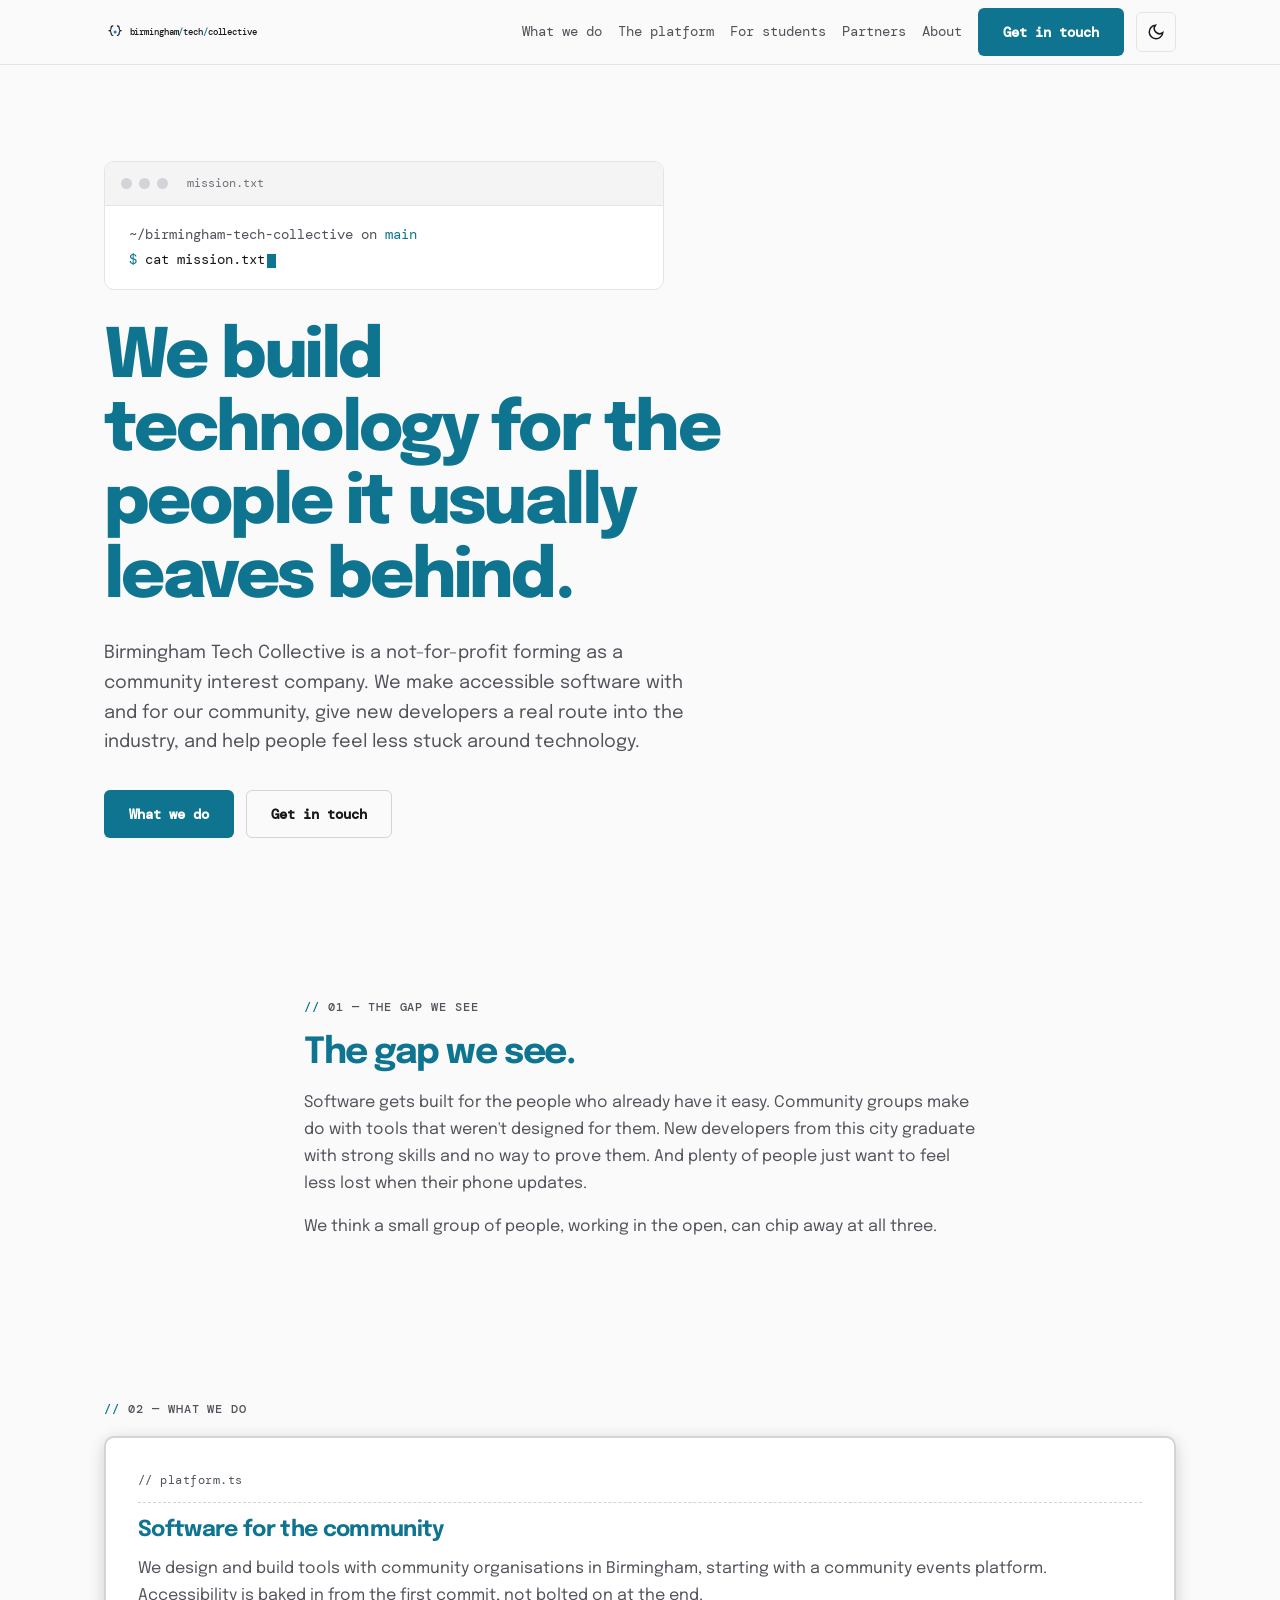
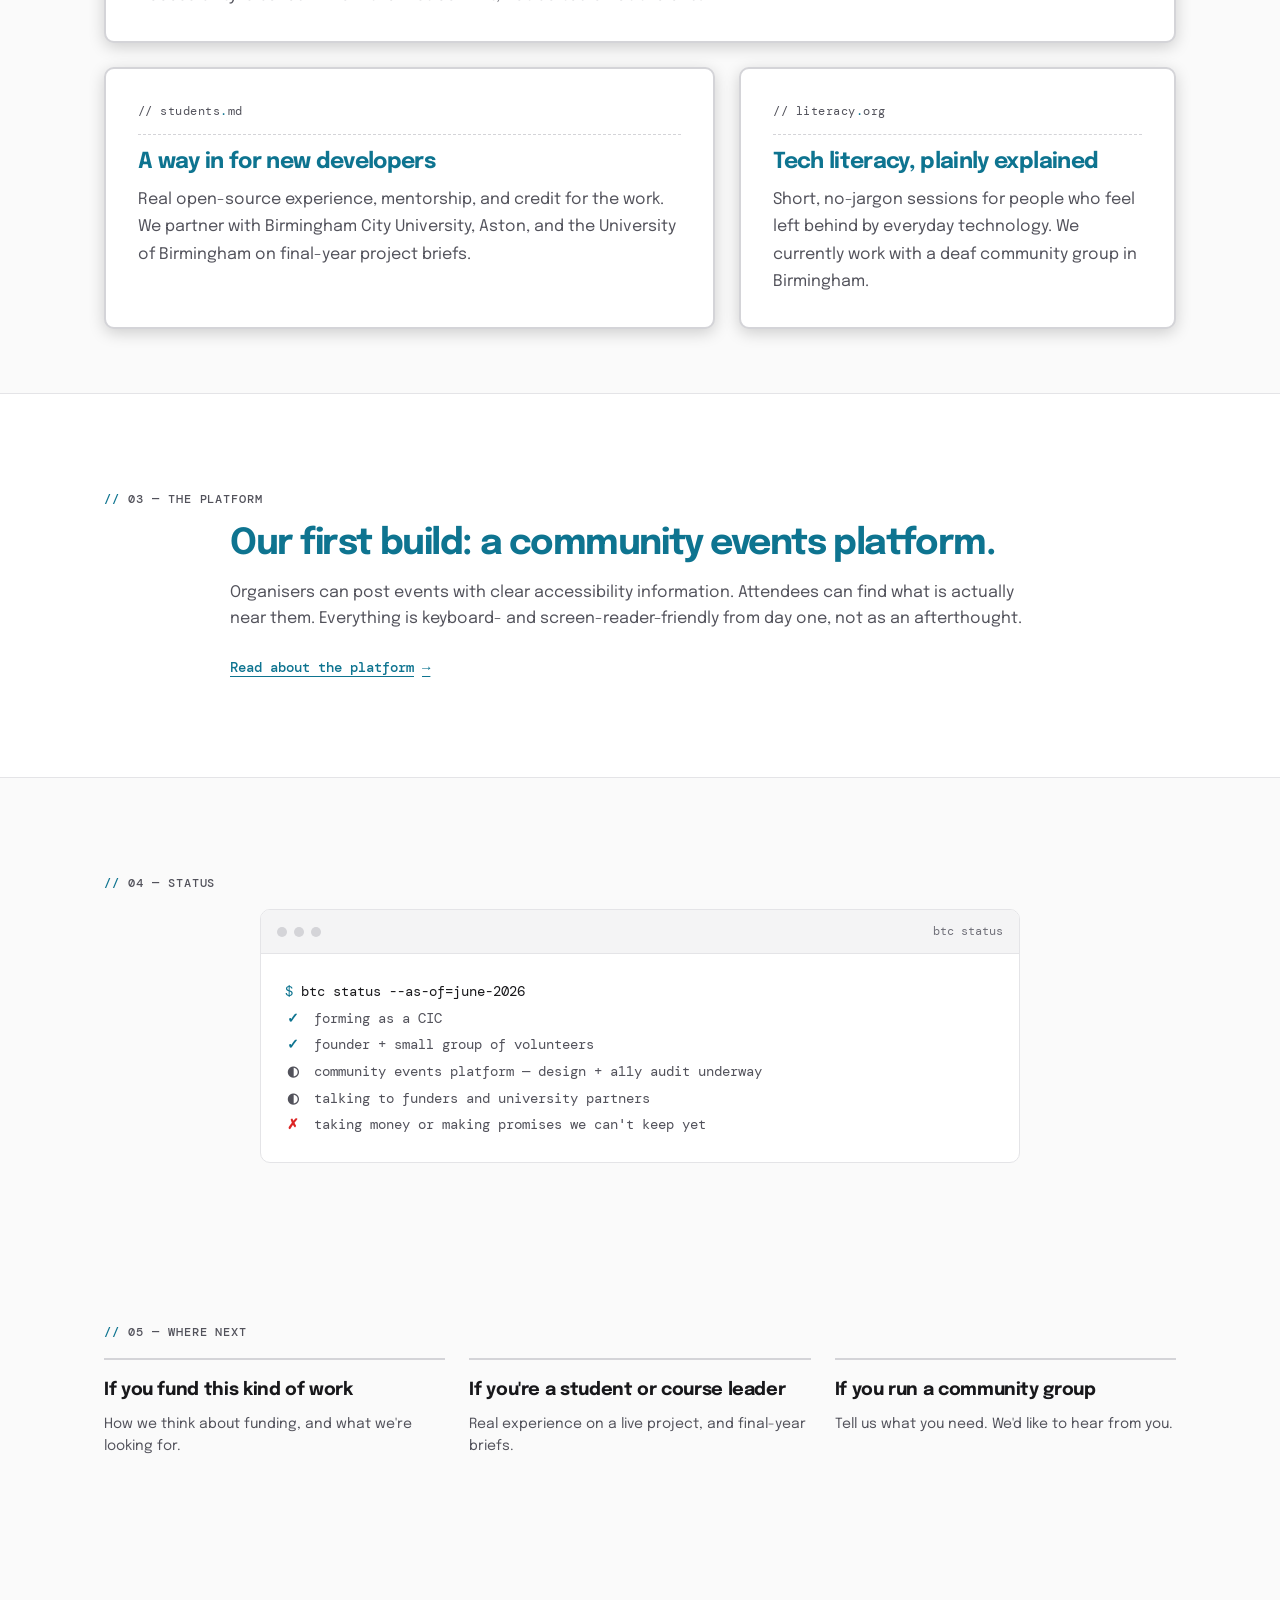
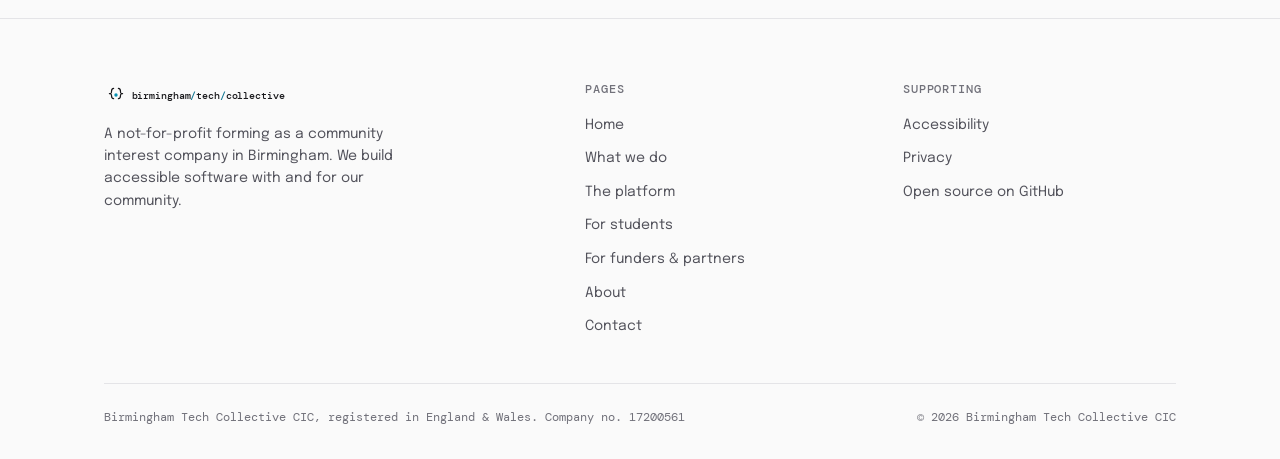
<file: index.html>
<!doctype html>
<html lang="en-GB">
<head>
  <meta charset="utf-8">
  <meta name="viewport" content="width=device-width, initial-scale=1">
  <title>Birmingham Tech Collective — accessible software, built with the community</title>
  <meta name="description" content="Birmingham Tech Collective is a not-for-profit forming as a CIC. We build accessible software with our community, train new developers, and help people feel less stuck around technology.">
  <meta property="og:title" content="Birmingham Tech Collective — accessible software, built with the community">
  <meta property="og:description" content="Birmingham Tech Collective is a not-for-profit forming as a CIC. We build accessible software with our community, train new developers, and teach tech literacy plainly.">
  <meta property="og:type" content="website">
  <meta property="og:url" content="https://birminghamtech.collective/index.html">
  <link rel="icon" href="./assets/favicon.svg" type="image/svg+xml">
  <link rel="preconnect" href="https://fonts.googleapis.com">
  <link rel="preconnect" href="https://fonts.gstatic.com" crossorigin>
  <link href="https://fonts.googleapis.com/css2?family=Epilogue:ital,wght@0,300;0,400;0,500;0,600;0,700;0,800;1,400&family=DM+Mono:ital,wght@0,300;0,400;0,500;1,400&display=swap" rel="stylesheet">
  <link rel="stylesheet" href="./base.css">
  <link rel="stylesheet" href="./style.css">
</head>
<body>
  <a href="#main" class="skip-link">Skip to content</a>
  <a href="#" class="konami-key" data-konami-activate>↑↑↓↓←→←→ B A — unlock dev mode</a>
  <div id="konami-live" class="sr-only" role="status" aria-live="polite"></div>
  <header class="site-header">
    <div class="container header-inner">
      <a class="brand" href="./index.html" aria-label="Birmingham Tech Collective, home" aria-current="page"><svg viewBox="0 0 360 40" fill="none" role="img" aria-label="birmingham/tech/collective">
        <path d="M16 9c-3.5 0-3.5 2.6-3.5 5.2 0 2.6 0 3.4-3.5 3.4 3.5 0 3.5.8 3.5 3.4 0 2.6 0 5.2 3.5 5.2" stroke="currentColor" stroke-width="2" stroke-linecap="round" stroke-linejoin="round" fill="none"/>
        <path d="M24 9c3.5 0 3.5 2.6 3.5 5.2 0 2.6 0 3.4 3.5 3.4-3.5 0-3.5.8-3.5 3.4 0 2.6 0 5.2-3.5 5.2" stroke="currentColor" stroke-width="2" stroke-linecap="round" stroke-linejoin="round" fill="none"/>
        <circle class="dot" cx="20" cy="20" r="2.8"/>
        <text x="46" y="26" font-family="'DM Mono', ui-monospace, monospace" font-size="17" font-weight="500" letter-spacing="-0.2"><tspan fill="currentColor">birmingham</tspan><tspan class="slash">/</tspan><tspan fill="currentColor">tech</tspan><tspan class="slash">/</tspan><tspan fill="currentColor">collective</tspan></text>
      </svg></a>
      <nav class="nav-primary" aria-label="Primary">
        <ul><li><a class="nav-link" href="./what-we-do.html">What we do</a></li><li><a class="nav-link" href="./the-platform.html">The platform</a></li><li><a class="nav-link" href="./for-students.html">For students</a></li><li><a class="nav-link" href="./for-funders.html">Partners</a></li><li><a class="nav-link" href="./about.html">About</a></li></ul>
      </nav>
      <div class="header-actions">
        <a class="btn btn-primary" href="./contact.html" aria-label="Contact">Get in touch</a>
        <button class="icon-btn theme-toggle" data-theme-toggle type="button" aria-label="Switch to light mode"></button>
        <button class="icon-btn hamburger" type="button" aria-expanded="false" aria-controls="mobile-nav" aria-label="Open menu">
          <svg width="22" height="22" viewBox="0 0 24 24" fill="none" stroke="currentColor" stroke-width="2" aria-hidden="true"><line x1="3" y1="6" x2="21" y2="6"/><line x1="3" y1="12" x2="21" y2="12"/><line x1="3" y1="18" x2="21" y2="18"/></svg>
        </button>
      </div>
    </div>
  </header>
  <div class="mobile-nav" id="mobile-nav" data-open="false">
      <div class="mobile-nav__backdrop"></div>
      <div class="mobile-nav__panel">
        <div class="mobile-nav__top">
          <button class="icon-btn" type="button" data-menu-close aria-label="Close menu">
            <svg width="24" height="24" viewBox="0 0 24 24" fill="none" stroke="currentColor" stroke-width="2" aria-hidden="true"><line x1="18" y1="6" x2="6" y2="18"/><line x1="6" y1="6" x2="18" y2="18"/></svg>
          </button>
        </div>
        <a href="./index.html" aria-current="page">Home</a><a href="./what-we-do.html">What we do</a><a href="./the-platform.html">The platform</a><a href="./for-students.html">For students</a><a href="./for-funders.html">Partners</a><a href="./about.html">About</a>
        <a class="btn btn-primary" href="./contact.html" aria-label="Contact">Get in touch</a>
      </div>
    </div>
  <main id="main">
    <section class="hero">
      <div class="container">
        <div class="terminal" aria-hidden="false">
          <div class="terminal__bar"><span class="dot3"></span><span class="dot3"></span><span class="dot3"></span><span class="fname">mission.txt</span></div>
          <div class="terminal__body">
            <div class="muted">~/birmingham-tech-collective on <span class="prompt">main</span></div>
            <div><span class="prompt">$</span> <span class="cmd">cat mission.txt</span><span class="caret" aria-hidden="true"></span></div>
            <div id="greet-line"></div>
          </div>
        </div>
        <h1 class="reveal">We build technology for the people it usually leaves behind.</h1>
        <p class="lead reveal">Birmingham Tech Collective is a not-for-profit forming as a community interest company. We make accessible software with and for our community, give new developers a real route into the industry, and help people feel less stuck around technology.</p>
        <div class="hero-actions reveal">
          <a class="btn btn-primary" href="./what-we-do.html">What we do</a>
          <a class="btn btn-secondary" href="./contact.html" aria-label="Contact">Get in touch</a>
        </div>
      </div>
    </section>

    <section class="section">
      <div class="measure-narrow">
        <p class="eyebrow"><span class="gt">//</span> 01 — the gap we see</p>
        <h2>The gap we see.</h2>
        <div class="prose">
          <p>Software gets built for the people who already have it easy. Community groups make do with tools that weren't designed for them. New developers from this city graduate with strong skills and no way to prove them. And plenty of people just want to feel less lost when their phone updates.</p>
          <p>We think a small group of people, working in the open, can chip away at all three.</p>
        </div>
      </div>
    </section>

    <section class="section-tight">
      <div class="container">
        <p class="eyebrow"><span class="gt">//</span> 02 — what we do</p>
        <ul class="mission-grid" role="list">
          <li class="card card--lead reveal">
            <p class="card__file">// platform<span class="slash">.</span>ts</p>
            <h3>Software for the community</h3>
            <p>We design and build tools with community organisations in Birmingham, starting with a community events platform. Accessibility is baked in from the first commit, not bolted on at the end.</p>
          </li>
          <li class="card reveal">
            <p class="card__file">// students<span class="slash">.</span>md</p>
            <h3>A way in for new developers</h3>
            <p>Real open-source experience, mentorship, and credit for the work. We partner with Birmingham City University, Aston, and the University of Birmingham on final-year project briefs.</p>
          </li>
          <li class="card reveal">
            <p class="card__file">// literacy<span class="slash">.</span>org</p>
            <h3>Tech literacy, plainly explained</h3>
            <p>Short, no-jargon sessions for people who feel left behind by everyday technology. We currently work with a deaf community group in Birmingham.</p>
          </li>
        </ul>
      </div>
    </section>

    <section class="section surface-band">
      <div class="container">
        <p class="eyebrow"><span class="gt">//</span> 03 — the platform</p>
        <div class="spotlight reveal">
          <div>
            <h2>Our first build: a community events platform.</h2>
            <p>Organisers can post events with clear accessibility information. Attendees can find what is actually near them. Everything is keyboard- and screen-reader-friendly from day one, not as an afterthought.</p>
            <a class="arrow-link" href="./the-platform.html">Read about the platform <span aria-hidden="true">&rarr;</span></a>
          </div>
        </div>
      </div>
    </section>

    <section class="section">
      <div class="container">
        <p class="eyebrow"><span class="gt">//</span> 04 — status</p>
        <div class="cli-block">
          <div class="cli-block__bar"><span class="dot3"></span><span class="dot3"></span><span class="dot3"></span><span style="margin-left:auto">btc status</span></div>
          <div class="cli-block__body">
            <div><span class="prompt">$</span> <span class="cmd">btc status --as-of=june-2026</span></div>
            <div class="cli-row"><span class="sym sym-ok">&#10003;</span><span>forming as a CIC</span></div>
            <div class="cli-row"><span class="sym sym-ok">&#10003;</span><span>founder + small group of volunteers</span></div>
            <div class="cli-row"><span class="sym sym-prog">&#9680;</span><span>community events platform — design + a11y audit underway</span></div>
            <div class="cli-row"><span class="sym sym-prog">&#9680;</span><span>talking to funders and university partners</span></div>
            <div class="cli-row"><span class="sym sym-no">&#10007;</span><span>taking money or making promises we can't keep yet</span></div>
          </div>
        </div>
      </div>
    </section>

    <section class="section-tight">
      <div class="container">
        <p class="eyebrow"><span class="gt">//</span> 05 — where next</p>
        <div class="routes">
          <div class="route">
            <a class="route-link" href="./for-funders.html">If you fund this kind of work</a>
            <p>How we think about funding, and what we're looking for.</p>
          </div>
          <div class="route">
            <a class="route-link" href="./for-students.html">If you're a student or course leader</a>
            <p>Real experience on a live project, and final-year briefs.</p>
          </div>
          <div class="route">
            <a class="route-link" href="./contact.html">If you run a community group</a>
            <p>Tell us what you need. We'd like to hear from you.</p>
          </div>
        </div>
      </div>
    </section>
  </main>
  <footer class="site-footer">
    <div class="container">
      <div class="footer-top">
        <div class="footer-brand">
          <svg viewBox="0 0 360 40" fill="none" role="img" aria-label="birmingham/tech/collective"><path d="M16 9c-3.5 0-3.5 2.6-3.5 5.2 0 2.6 0 3.4-3.5 3.4 3.5 0 3.5.8 3.5 3.4 0 2.6 0 5.2 3.5 5.2" stroke="currentColor" stroke-width="2" stroke-linecap="round" stroke-linejoin="round" fill="none"/><path d="M24 9c3.5 0 3.5 2.6 3.5 5.2 0 2.6 0 3.4 3.5 3.4-3.5 0-3.5.8-3.5 3.4 0 2.6 0 5.2-3.5 5.2" stroke="currentColor" stroke-width="2" stroke-linecap="round" stroke-linejoin="round" fill="none"/><circle class="dot" cx="20" cy="20" r="2.8"/><text x="46" y="26" font-family="'DM Mono', ui-monospace, monospace" font-size="16" font-weight="500" letter-spacing="-0.2"><tspan fill="currentColor">birmingham</tspan><tspan class="slash">/</tspan><tspan fill="currentColor">tech</tspan><tspan class="slash">/</tspan><tspan fill="currentColor">collective</tspan></text></svg>
          <p class="footer-desc">A not-for-profit forming as a community interest company in Birmingham. We build accessible software with and for our community.</p>
        </div>
        <nav class="footer-col" aria-label="Pages">
          <h2>Pages</h2>
          <ul>
            <li><a href="./index.html">Home</a></li>
            <li><a href="./what-we-do.html">What we do</a></li>
            <li><a href="./the-platform.html">The platform</a></li>
            <li><a href="./for-students.html">For students</a></li>
            <li><a href="./for-funders.html">For funders &amp; partners</a></li>
            <li><a href="./about.html">About</a></li>
            <li><a href="./contact.html">Contact</a></li>
          </ul>
        </nav>
        <nav class="footer-col" aria-label="Supporting">
          <h2>Supporting</h2>
          <ul>
            <li><a href="./accessibility.html">Accessibility</a></li>
            <li><a href="./privacy.html">Privacy</a></li>
            <li><a href="https://github.com/birmingham-tech-collective" target="_blank" rel="noopener noreferrer">Open source on GitHub</a></li>
          </ul>
        </nav>
      </div>
      <div class="footer-bottom">
        <p>Birmingham Tech Collective CIC, registered in England &amp; Wales. Company no. 17200561</p>
        <p>&copy; 2026 Birmingham Tech Collective CIC</p>
      </div>
    </div>
  </footer>
  <div id="konami-toast" class="konami-toast" data-open="false" role="status">
    <span>🟢 dev mode unlocked — <a href="https://github.com/birmingham-tech-collective" target="_blank" rel="noopener noreferrer">open source on github →</a></span>
    <button class="close" type="button" aria-label="Dismiss notification">
      <svg width="14" height="14" viewBox="0 0 24 24" fill="none" stroke="currentColor" stroke-width="2.4" aria-hidden="true"><line x1="18" y1="6" x2="6" y2="18"/><line x1="6" y1="6" x2="18" y2="18"/></svg>
    </button>
  </div>
  <script src="./app.js" defer></script>
</body>
</html>
</file>
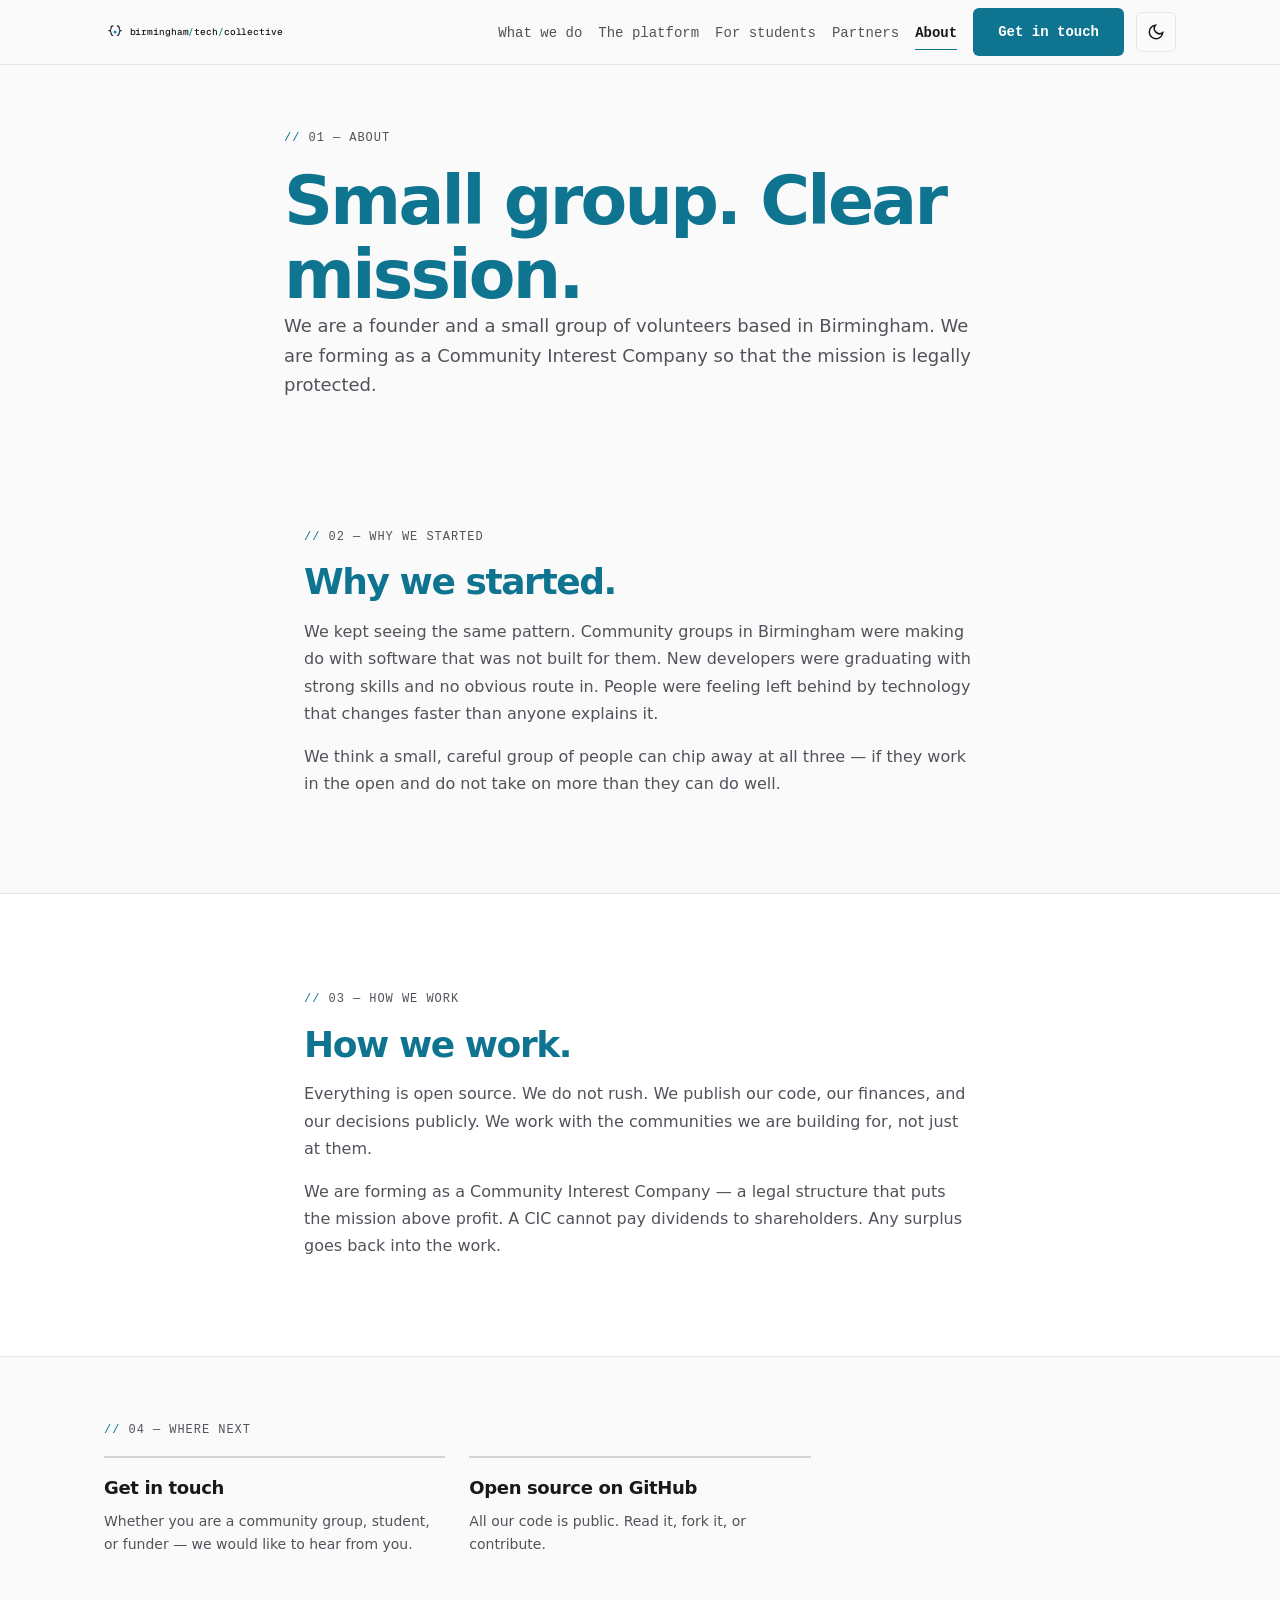
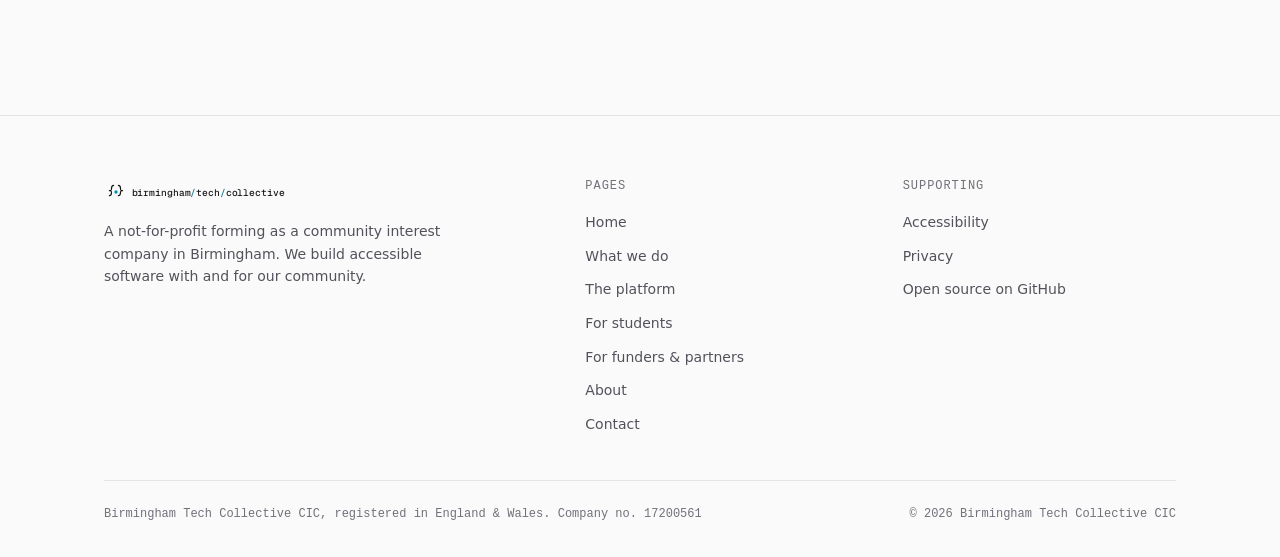
<file: about.html>
<!doctype html>
<html lang="en-GB">
<head>
  <meta charset="utf-8">
  <meta name="viewport" content="width=device-width, initial-scale=1">
  <title>About — Birmingham Tech Collective</title>
  <meta name="description" content="Who we are, why we started, and how we work. Birmingham Tech Collective is a small group of volunteers forming as a Community Interest Company.">
  <meta property="og:title" content="About — Birmingham Tech Collective">
  <meta property="og:description" content="Who we are, why we started, and how we work. Birmingham Tech Collective is a small group of volunteers forming as a Community Interest Company.">
  <meta property="og:type" content="website">
  <meta property="og:url" content="https://birminghamtech.collective/about.html">
  <link rel="icon" href="./assets/favicon.svg" type="image/svg+xml">
  <link rel="preconnect" href="https://fonts.googleapis.com">
  <link rel="preconnect" href="https://fonts.gstatic.com" crossorigin>
  <link href="https://fonts.googleapis.com/css2?family=Geist:wght@400;500;600;700;800&family=Geist+Mono:wght@400;500;600&display=swap" rel="stylesheet">
  <link rel="stylesheet" href="./base.css">
  <link rel="stylesheet" href="./style.css">
</head>
<body>
  <a href="#main" class="skip-link">Skip to content</a>
  <a href="#" class="konami-key" data-konami-activate>↑↑↓↓←→←→ B A — unlock dev mode</a>
  <div id="konami-live" class="sr-only" role="status" aria-live="polite"></div>
  <header class="site-header">
    <div class="container header-inner">
      <a class="brand" href="./index.html" aria-label="Birmingham Tech Collective, home"><svg viewBox="0 0 360 40" fill="none" role="img" aria-label="birmingham/tech/collective">
        <path d="M16 9c-3.5 0-3.5 2.6-3.5 5.2 0 2.6 0 3.4-3.5 3.4 3.5 0 3.5.8 3.5 3.4 0 2.6 0 5.2 3.5 5.2" stroke="currentColor" stroke-width="2" stroke-linecap="round" stroke-linejoin="round" fill="none"/>
        <path d="M24 9c3.5 0 3.5 2.6 3.5 5.2 0 2.6 0 3.4 3.5 3.4-3.5 0-3.5.8-3.5 3.4 0 2.6 0 5.2-3.5 5.2" stroke="currentColor" stroke-width="2" stroke-linecap="round" stroke-linejoin="round" fill="none"/>
        <circle class="dot" cx="20" cy="20" r="2.8"/>
        <text x="46" y="26" font-family="'Geist Mono', ui-monospace, monospace" font-size="17" font-weight="500" letter-spacing="-0.2"><tspan fill="currentColor">birmingham</tspan><tspan class="slash">/</tspan><tspan fill="currentColor">tech</tspan><tspan class="slash">/</tspan><tspan fill="currentColor">collective</tspan></text>
      </svg></a>
      <nav class="nav-primary" aria-label="Primary">
        <ul><li><a class="nav-link" href="./what-we-do.html">What we do</a></li><li><a class="nav-link" href="./the-platform.html">The platform</a></li><li><a class="nav-link" href="./for-students.html">For students</a></li><li><a class="nav-link" href="./for-funders.html">Partners</a></li><li><a class="nav-link" href="./about.html" aria-current="page">About</a></li></ul>
      </nav>
      <div class="header-actions">
        <a class="btn btn-primary" href="./contact.html" aria-label="Contact">Get in touch</a>
        <button class="icon-btn theme-toggle" data-theme-toggle type="button" aria-label="Switch to light mode"></button>
        <button class="icon-btn hamburger" type="button" aria-expanded="false" aria-controls="mobile-nav" aria-label="Open menu">
          <svg width="22" height="22" viewBox="0 0 24 24" fill="none" stroke="currentColor" stroke-width="2" aria-hidden="true"><line x1="3" y1="6" x2="21" y2="6"/><line x1="3" y1="12" x2="21" y2="12"/><line x1="3" y1="18" x2="21" y2="18"/></svg>
        </button>
      </div>
    </div>
  </header>
  <div class="mobile-nav" id="mobile-nav" data-open="false">
    <div class="mobile-nav__backdrop"></div>
    <div class="mobile-nav__panel">
      <div class="mobile-nav__top">
        <button class="icon-btn" type="button" data-menu-close aria-label="Close menu">
          <svg width="24" height="24" viewBox="0 0 24 24" fill="none" stroke="currentColor" stroke-width="2" aria-hidden="true"><line x1="18" y1="6" x2="6" y2="18"/><line x1="6" y1="6" x2="18" y2="18"/></svg>
        </button>
      </div>
      <a href="./index.html">Home</a><a href="./what-we-do.html">What we do</a><a href="./the-platform.html">The platform</a><a href="./for-students.html">For students</a><a href="./for-funders.html">Partners</a><a href="./about.html" aria-current="page">About</a>
      <a class="btn btn-primary" href="./contact.html" aria-label="Contact">Get in touch</a>
    </div>
  </div>
  <main id="main">
    <section class="page-head">
      <div class="measure">
        <p class="eyebrow"><span class="gt">//</span> 01 — about</p>
        <h1>Small group. Clear mission.</h1>
        <p class="lead">We are a founder and a small group of volunteers based in Birmingham. We are forming as a Community Interest Company so that the mission is legally protected.</p>
      </div>
    </section>

    <section class="section">
      <div class="measure-narrow">
        <p class="eyebrow"><span class="gt">//</span> 02 — why we started</p>
        <h2>Why we started.</h2>
        <div class="prose">
          <p>We kept seeing the same pattern. Community groups in Birmingham were making do with software that was not built for them. New developers were graduating with strong skills and no obvious route in. People were feeling left behind by technology that changes faster than anyone explains it.</p>
          <p>We think a small, careful group of people can chip away at all three — if they work in the open and do not take on more than they can do well.</p>
        </div>
      </div>
    </section>

    <section class="section surface-band">
      <div class="measure-narrow">
        <p class="eyebrow"><span class="gt">//</span> 03 — how we work</p>
        <h2>How we work.</h2>
        <div class="prose">
          <p>Everything is open source. We do not rush. We publish our code, our finances, and our decisions publicly. We work with the communities we are building for, not just at them.</p>
          <p>We are forming as a Community Interest Company — a legal structure that puts the mission above profit. A CIC cannot pay dividends to shareholders. Any surplus goes back into the work.</p>
        </div>
      </div>
    </section>

    <section class="section-tight">
      <div class="container">
        <p class="eyebrow"><span class="gt">//</span> 04 — where next</p>
        <div class="routes">
          <div class="route">
            <a class="route-link" href="./contact.html">Get in touch</a>
            <p>Whether you are a community group, student, or funder — we would like to hear from you.</p>
          </div>
          <div class="route">
            <a class="route-link" href="https://github.com/birmingham-tech-collective" target="_blank" rel="noopener noreferrer">Open source on GitHub</a>
            <p>All our code is public. Read it, fork it, or contribute.</p>
          </div>
        </div>
      </div>
    </section>
  </main>
  <footer class="site-footer">
    <div class="container">
      <div class="footer-top">
        <div class="footer-brand">
          <svg viewBox="0 0 360 40" fill="none" role="img" aria-label="birmingham/tech/collective"><path d="M16 9c-3.5 0-3.5 2.6-3.5 5.2 0 2.6 0 3.4-3.5 3.4 3.5 0 3.5.8 3.5 3.4 0 2.6 0 5.2-3.5 5.2" stroke="currentColor" stroke-width="2" stroke-linecap="round" stroke-linejoin="round" fill="none"/><path d="M24 9c3.5 0 3.5 2.6 3.5 5.2 0 2.6 0 3.4 3.5 3.4-3.5 0-3.5.8-3.5 3.4 0 2.6 0 5.2-3.5 5.2" stroke="currentColor" stroke-width="2" stroke-linecap="round" stroke-linejoin="round" fill="none"/><circle class="dot" cx="20" cy="20" r="2.8"/><text x="46" y="26" font-family="'Geist Mono', ui-monospace, monospace" font-size="16" font-weight="500" letter-spacing="-0.2"><tspan fill="currentColor">birmingham</tspan><tspan class="slash">/</tspan><tspan fill="currentColor">tech</tspan><tspan class="slash">/</tspan><tspan fill="currentColor">collective</tspan></text></svg>
          <p class="footer-desc">A not-for-profit forming as a community interest company in Birmingham. We build accessible software with and for our community.</p>
        </div>
        <nav class="footer-col" aria-label="Pages">
          <h2>Pages</h2>
          <ul>
            <li><a href="./index.html">Home</a></li>
            <li><a href="./what-we-do.html">What we do</a></li>
            <li><a href="./the-platform.html">The platform</a></li>
            <li><a href="./for-students.html">For students</a></li>
            <li><a href="./for-funders.html">For funders &amp; partners</a></li>
            <li><a href="./about.html">About</a></li>
            <li><a href="./contact.html">Contact</a></li>
          </ul>
        </nav>
        <nav class="footer-col" aria-label="Supporting">
          <h2>Supporting</h2>
          <ul>
            <li><a href="./accessibility.html">Accessibility</a></li>
            <li><a href="./privacy.html">Privacy</a></li>
            <li><a href="https://github.com/birmingham-tech-collective" target="_blank" rel="noopener noreferrer">Open source on GitHub</a></li>
          </ul>
        </nav>
      </div>
      <div class="footer-bottom">
        <p>Birmingham Tech Collective CIC, registered in England &amp; Wales. Company no. 17200561</p>
        <p>&copy; 2026 Birmingham Tech Collective CIC</p>
      </div>
    </div>
  </footer>
  <div id="konami-toast" class="konami-toast" data-open="false" role="status">
    <span>🟢 dev mode unlocked — <a href="https://github.com/birmingham-tech-collective" target="_blank" rel="noopener noreferrer">open source on github →</a></span>
    <button class="close" type="button" aria-label="Dismiss notification">
      <svg width="14" height="14" viewBox="0 0 24 24" fill="none" stroke="currentColor" stroke-width="2.4" aria-hidden="true"><line x1="18" y1="6" x2="6" y2="18"/><line x1="6" y1="6" x2="18" y2="18"/></svg>
    </button>
  </div>
  <script src="./app.js" defer></script>
</body>
</html>
</file>
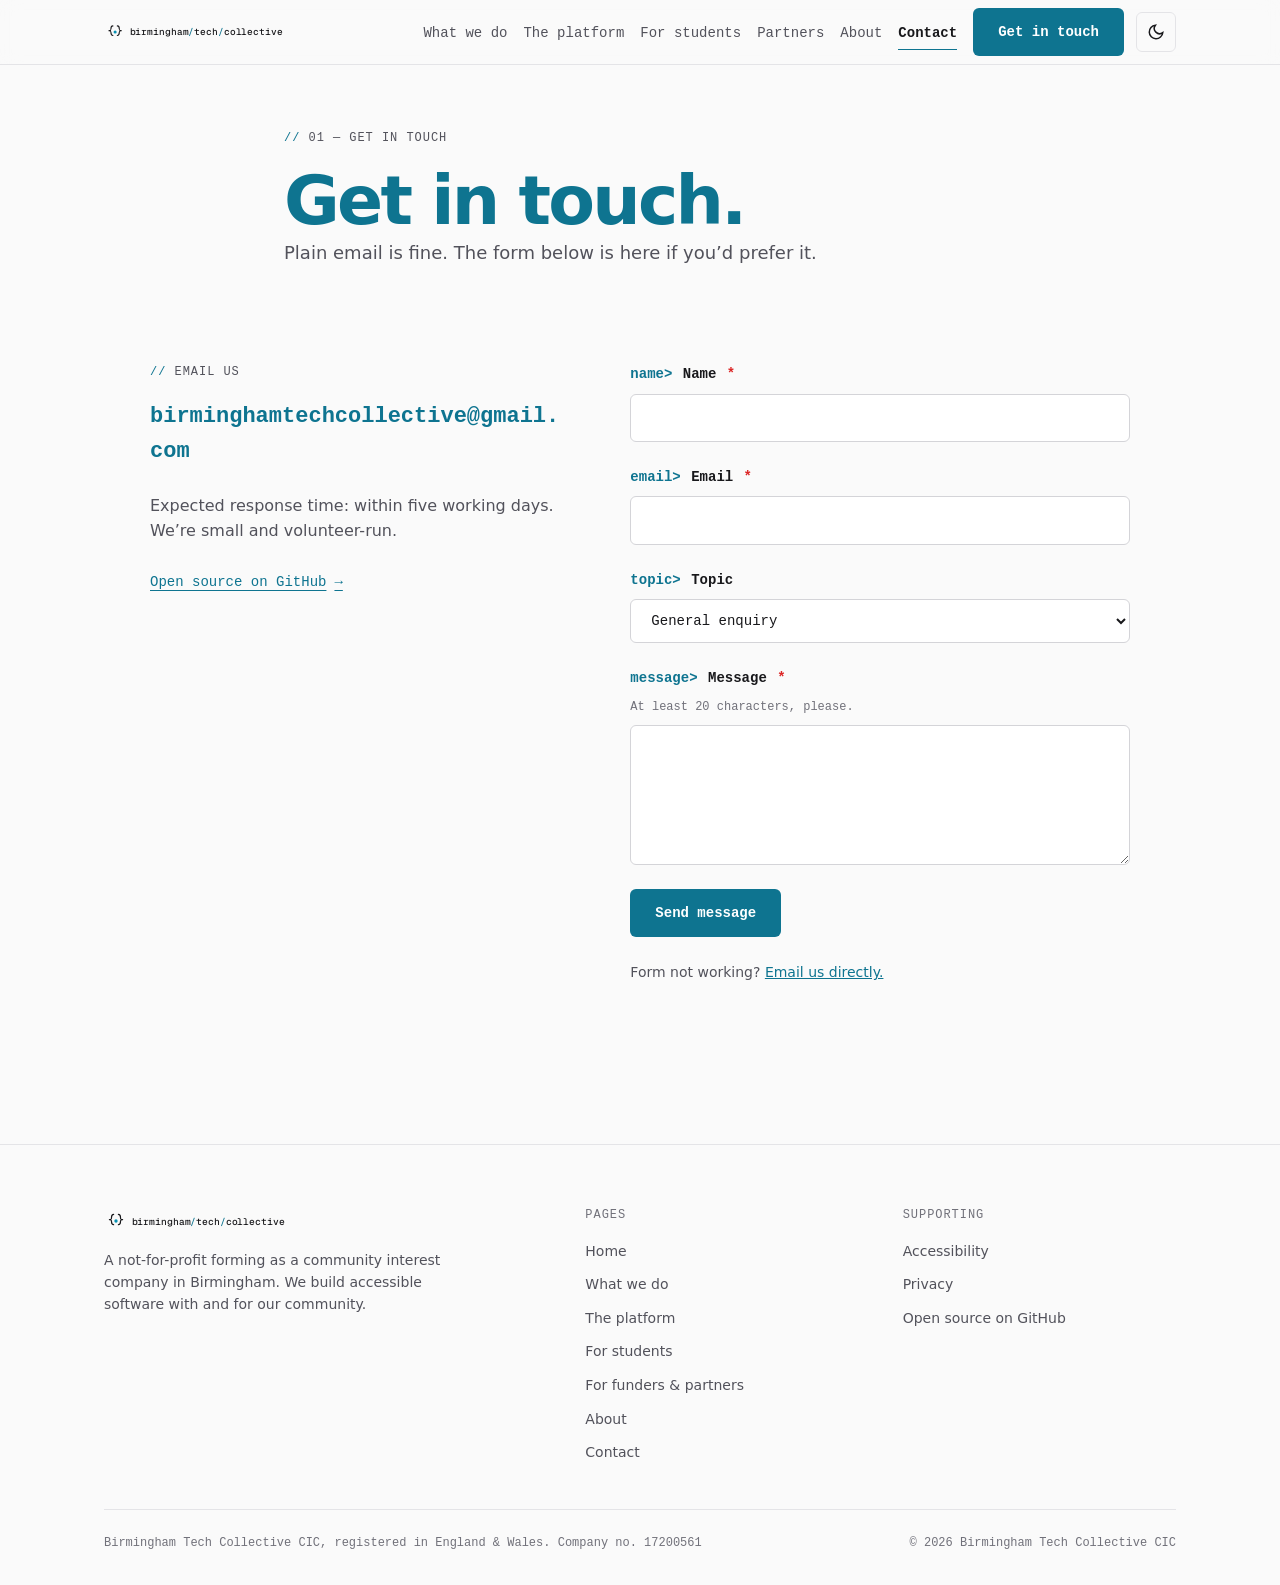
<file: contact.html>
<!doctype html>
<html lang="en-GB">
<head>
  <meta charset="utf-8">
  <meta name="viewport" content="width=device-width, initial-scale=1">
  <title>Get in touch — Birmingham Tech Collective</title>
  <meta name="description" content="Email us at birminghamtechcollective@gmail.com or use the accessible contact form. We are small and volunteer-run, and we reply within five working days.">
  <meta property="og:title" content="Get in touch — Birmingham Tech Collective">
  <meta property="og:description" content="Email us at birminghamtechcollective@gmail.com or use the accessible contact form. We are small and volunteer-run, and we reply within five working days.">
  <meta property="og:type" content="website">
  <meta property="og:url" content="https://birminghamtech.collective/contact.html">
  <link rel="icon" href="./assets/favicon.svg" type="image/svg+xml">
  <link rel="preconnect" href="https://fonts.googleapis.com">
  <link rel="preconnect" href="https://fonts.gstatic.com" crossorigin>
  <link href="https://fonts.googleapis.com/css2?family=Geist:wght@400;500;600;700;800&family=Geist+Mono:wght@400;500;600&display=swap" rel="stylesheet">
  <link rel="stylesheet" href="./base.css">
  <link rel="stylesheet" href="./style.css">
</head>
<body>
  <a href="#main" class="skip-link">Skip to content</a>
  <a href="#" class="konami-key" data-konami-activate>↑↑↓↓←→←→ B A — unlock dev mode</a>
  <div id="konami-live" class="sr-only" role="status" aria-live="polite"></div>
  <header class="site-header">
    <div class="container header-inner">
      <a class="brand" href="./index.html" aria-label="Birmingham Tech Collective, home"><svg viewBox="0 0 360 40" fill="none" role="img" aria-label="birmingham/tech/collective">
        <path d="M16 9c-3.5 0-3.5 2.6-3.5 5.2 0 2.6 0 3.4-3.5 3.4 3.5 0 3.5.8 3.5 3.4 0 2.6 0 5.2 3.5 5.2" stroke="currentColor" stroke-width="2" stroke-linecap="round" stroke-linejoin="round" fill="none"/>
        <path d="M24 9c3.5 0 3.5 2.6 3.5 5.2 0 2.6 0 3.4 3.5 3.4-3.5 0-3.5.8-3.5 3.4 0 2.6 0 5.2-3.5 5.2" stroke="currentColor" stroke-width="2" stroke-linecap="round" stroke-linejoin="round" fill="none"/>
        <circle class="dot" cx="20" cy="20" r="2.8"/>
        <text x="46" y="26" font-family="'Geist Mono', ui-monospace, monospace" font-size="17" font-weight="500" letter-spacing="-0.2"><tspan fill="currentColor">birmingham</tspan><tspan class="slash">/</tspan><tspan fill="currentColor">tech</tspan><tspan class="slash">/</tspan><tspan fill="currentColor">collective</tspan></text>
      </svg></a>
      <nav class="nav-primary" aria-label="Primary">
        <ul><li><a class="nav-link" href="./what-we-do.html">What we do</a></li><li><a class="nav-link" href="./the-platform.html">The platform</a></li><li><a class="nav-link" href="./for-students.html">For students</a></li><li><a class="nav-link" href="./for-funders.html">Partners</a></li><li><a class="nav-link" href="./about.html">About</a></li><li><a class="nav-link" href="./contact.html" aria-current="page">Contact</a></li></ul>
      </nav>
      <div class="header-actions">
        <a class="btn btn-primary" href="./contact.html">Get in touch</a>
        <button class="icon-btn theme-toggle" data-theme-toggle type="button" aria-label="Switch to light mode"></button>
        <button class="icon-btn hamburger" type="button" aria-expanded="false" aria-controls="mobile-nav" aria-label="Open menu">
          <svg width="22" height="22" viewBox="0 0 24 24" fill="none" stroke="currentColor" stroke-width="2" aria-hidden="true"><line x1="3" y1="6" x2="21" y2="6"/><line x1="3" y1="12" x2="21" y2="12"/><line x1="3" y1="18" x2="21" y2="18"/></svg>
        </button>
      </div>
    </div>
  </header>
  <div class="mobile-nav" id="mobile-nav" data-open="false">
    <div class="mobile-nav__backdrop"></div>
    <div class="mobile-nav__panel">
      <div class="mobile-nav__top">
        <button class="icon-btn" type="button" data-menu-close aria-label="Close menu">
          <svg width="24" height="24" viewBox="0 0 24 24" fill="none" stroke="currentColor" stroke-width="2" aria-hidden="true"><line x1="18" y1="6" x2="6" y2="18"/><line x1="6" y1="6" x2="18" y2="18"/></svg>
        </button>
      </div>
      <a href="./index.html">Home</a><a href="./what-we-do.html">What we do</a><a href="./the-platform.html">The platform</a><a href="./for-students.html">For students</a><a href="./for-funders.html">Partners</a><a href="./about.html">About</a><a href="./contact.html" aria-current="page">Contact</a>
      <a class="btn btn-primary" href="./contact.html">Get in touch</a>
    </div>
  </div>
  <main id="main">
    <section class="page-head">
      <div class="measure">
        <p class="eyebrow"><span class="gt">//</span> 01 — get in touch</p>
        <h1>Get in touch.</h1>
        <p class="lead">Plain email is fine. The form below is here if you’d prefer it.</p>
      </div>
    </section>

    <section class="section-tight">
      <div class="container">
        <div class="contact-grid">
          <div>
            <p class="eyebrow"><span class="gt">//</span> email us</p>
            <a class="email-big break-url" href="mailto:birminghamtechcollective@gmail.com">birminghamtechcollective@gmail.com</a>
            <p style="margin-top:var(--space-5);color:var(--color-text-muted);">Expected response time: within five working days. We’re small and volunteer-run.</p>
            <p style="margin-top:var(--space-5);"><a class="arrow-link" href="https://github.com/birmingham-tech-collective" target="_blank" rel="noopener noreferrer">Open source on GitHub <span aria-hidden="true">&rarr;</span></a></p>
          </div>

          <div>
            <div id="form-status" class="form-status" role="alert" aria-live="assertive" hidden></div>
            <form id="contact-form" class="form" action="https://api.web3forms.com/submit" method="POST" novalidate>
              <input type="hidden" name="access_key" value="6a5d58ad-1456-4f79-a6d7-25453c42dbee">
              <input type="hidden" name="subject" value="New message — Birmingham Tech Collective">
              <input type="hidden" name="redirect" value="https://birminghamtechcollective.org/contact.html?sent=1">
              <input type="checkbox" name="botcheck" style="display:none" tabindex="-1" aria-hidden="true">
              <div class="field">
                <label for="name"><span class="term" aria-hidden="true">name&gt;</span> Name <span class="req" aria-hidden="true">*</span><span class="sr-only">required</span></label>
                <input id="name" name="name" type="text" required autocomplete="name" aria-describedby="name-error">
                <p class="field-error" id="name-error" data-show="false"></p>
              </div>
              <div class="field">
                <label for="email"><span class="term" aria-hidden="true">email&gt;</span> Email <span class="req" aria-hidden="true">*</span><span class="sr-only">required</span></label>
                <input id="email" name="email" type="email" required autocomplete="email" aria-describedby="email-error">
                <p class="field-error" id="email-error" data-show="false"></p>
              </div>
              <div class="field">
                <label for="topic"><span class="term" aria-hidden="true">topic&gt;</span> Topic</label>
                <select id="topic" name="topic">
                  <option>General enquiry</option>
                  <option>Funding &amp; partnerships</option>
                  <option>For students</option>
                  <option>Course leader</option>
                  <option>Community organisation</option>
                  <option>Press</option>
                  <option>Other</option>
                </select>
              </div>
              <div class="field">
                <label for="message"><span class="term" aria-hidden="true">message&gt;</span> Message <span class="req" aria-hidden="true">*</span><span class="sr-only">required</span></label>
                <p class="hint" id="message-hint">At least 20 characters, please.</p>
                <textarea id="message" name="message" required minlength="20" aria-describedby="message-hint message-error"></textarea>
                <p class="field-error" id="message-error" data-show="false"></p>
              </div>
              <div>
                <button class="btn btn-primary" type="submit">Send message</button>
              </div>
              <p class="form-fallback">Form not working? <a href="mailto:birminghamtechcollective@gmail.com">Email us directly.</a></p>
            </form>
          </div>
        </div>
      </div>
    </section>
  </main>
  <footer class="site-footer">
    <div class="container">
      <div class="footer-top">
        <div class="footer-brand">
          <svg viewBox="0 0 360 40" fill="none" role="img" aria-label="birmingham/tech/collective"><path d="M16 9c-3.5 0-3.5 2.6-3.5 5.2 0 2.6 0 3.4-3.5 3.4 3.5 0 3.5.8 3.5 3.4 0 2.6 0 5.2 3.5 5.2" stroke="currentColor" stroke-width="2" stroke-linecap="round" stroke-linejoin="round" fill="none"/><path d="M24 9c3.5 0 3.5 2.6 3.5 5.2 0 2.6 0 3.4 3.5 3.4-3.5 0-3.5.8-3.5 3.4 0 2.6 0 5.2-3.5 5.2" stroke="currentColor" stroke-width="2" stroke-linecap="round" stroke-linejoin="round" fill="none"/><circle class="dot" cx="20" cy="20" r="2.8"/><text x="46" y="26" font-family="'Geist Mono', ui-monospace, monospace" font-size="16" font-weight="500" letter-spacing="-0.2"><tspan fill="currentColor">birmingham</tspan><tspan class="slash">/</tspan><tspan fill="currentColor">tech</tspan><tspan class="slash">/</tspan><tspan fill="currentColor">collective</tspan></text></svg>
          <p class="footer-desc">A not-for-profit forming as a community interest company in Birmingham. We build accessible software with and for our community.</p>
        </div>
        <nav class="footer-col" aria-label="Pages">
          <h2>Pages</h2>
          <ul>
            <li><a href="./index.html">Home</a></li>
            <li><a href="./what-we-do.html">What we do</a></li>
            <li><a href="./the-platform.html">The platform</a></li>
            <li><a href="./for-students.html">For students</a></li>
            <li><a href="./for-funders.html">For funders &amp; partners</a></li>
            <li><a href="./about.html">About</a></li>
            <li><a href="./contact.html">Contact</a></li>
          </ul>
        </nav>
        <nav class="footer-col" aria-label="Supporting">
          <h2>Supporting</h2>
          <ul>
            <li><a href="./accessibility.html">Accessibility</a></li>
            <li><a href="./privacy.html">Privacy</a></li>
            <li><a href="https://github.com/birmingham-tech-collective" target="_blank" rel="noopener noreferrer">Open source on GitHub</a></li>
          </ul>
        </nav>
      </div>
      <div class="footer-bottom">
        <p>Birmingham Tech Collective CIC, registered in England &amp; Wales. Company no. 17200561</p>
        <p>&copy; 2026 Birmingham Tech Collective CIC</p>
      </div>
    </div>
  </footer>
  <div id="konami-toast" class="konami-toast" data-open="false" role="status">
    <span>🟢 dev mode unlocked — <a href="https://github.com/birmingham-tech-collective" target="_blank" rel="noopener noreferrer">open source on github →</a></span>
    <button class="close" type="button" aria-label="Dismiss notification">
      <svg width="14" height="14" viewBox="0 0 24 24" fill="none" stroke="currentColor" stroke-width="2.4" aria-hidden="true"><line x1="18" y1="6" x2="6" y2="18"/><line x1="6" y1="6" x2="18" y2="18"/></svg>
    </button>
  </div>
  <script src="./app.js" defer></script>
</body>
</html>
</file>
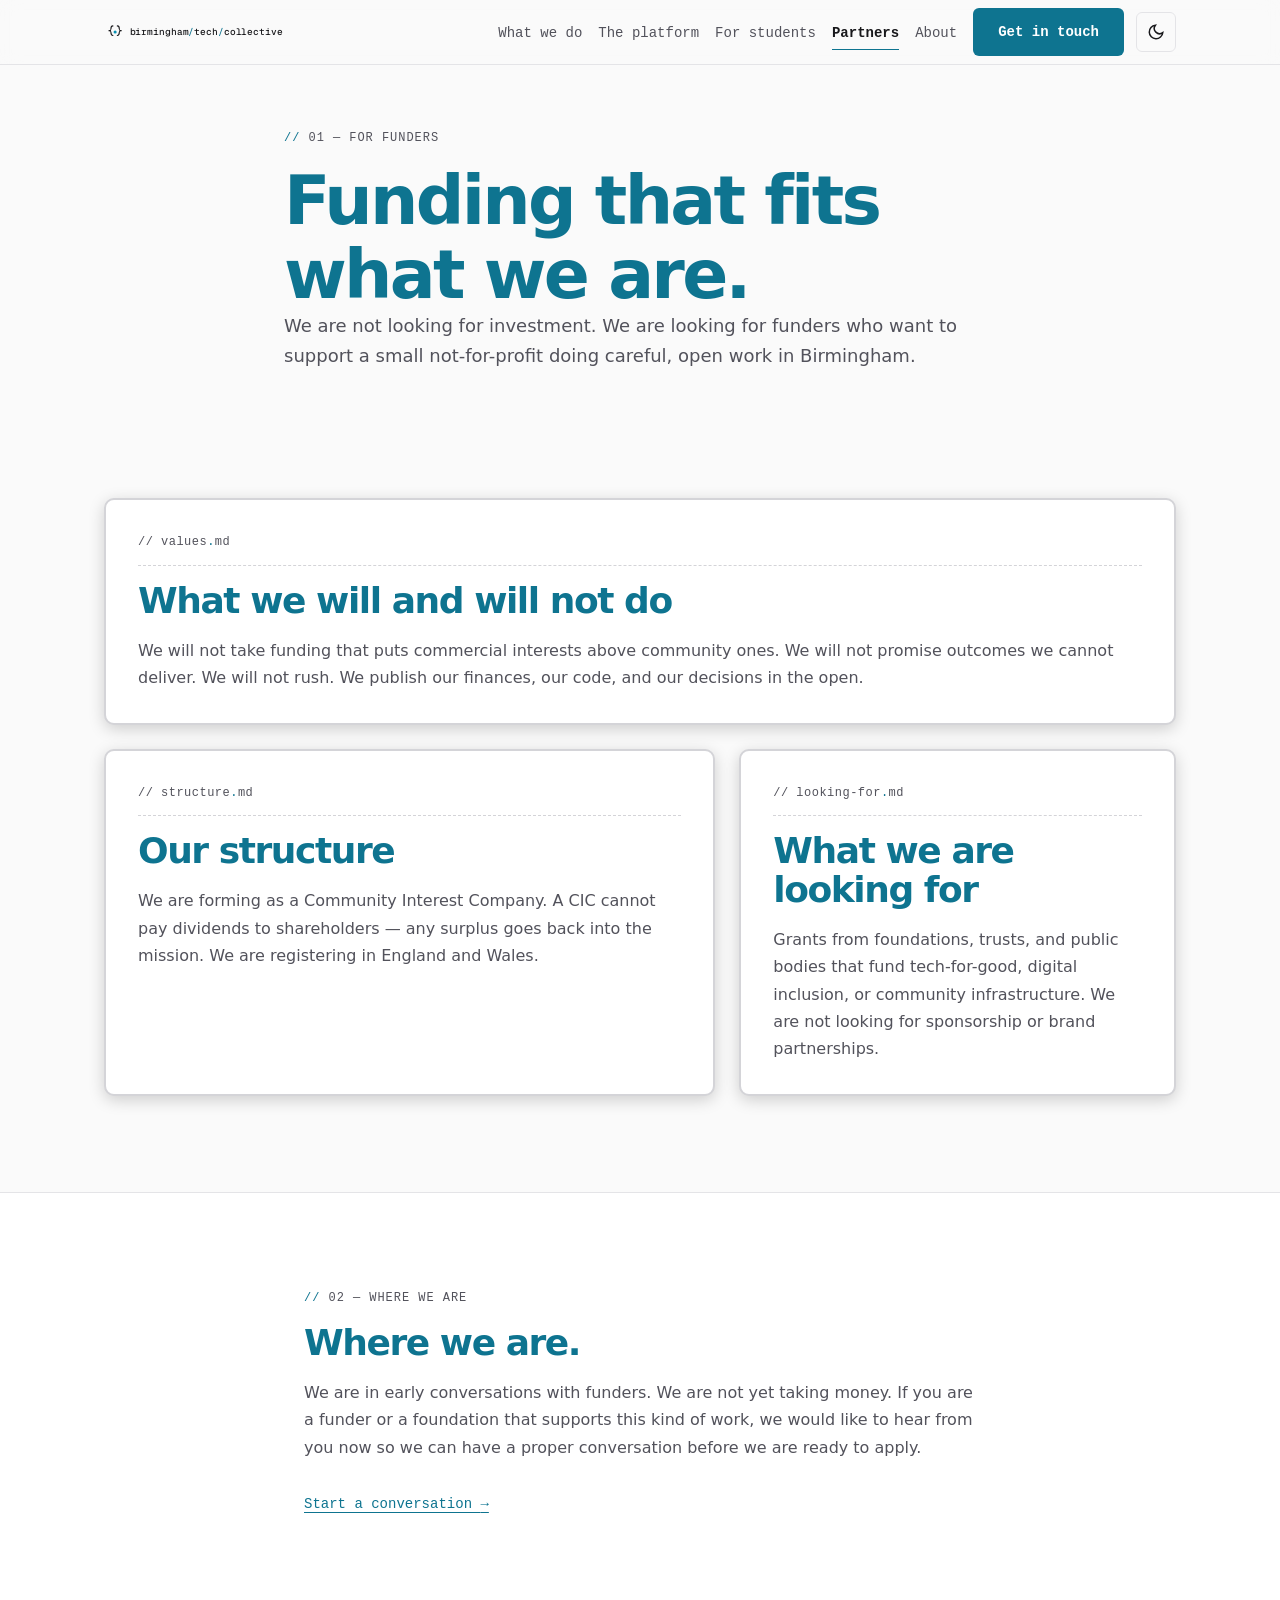
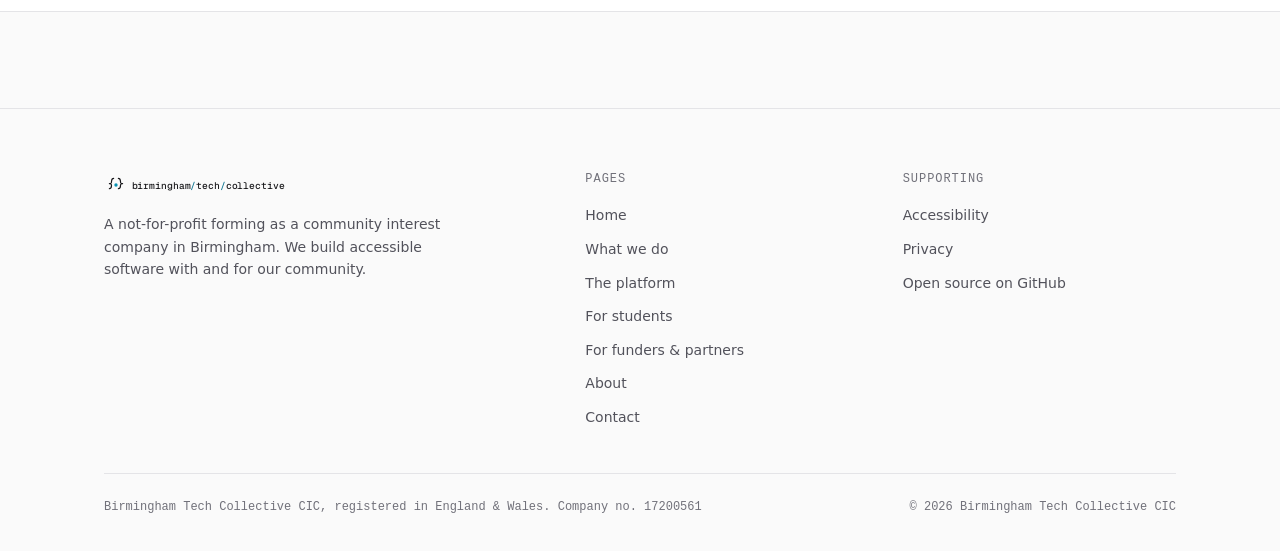
<file: for-funders.html>
<!doctype html>
<html lang="en-GB">
<head>
  <meta charset="utf-8">
  <meta name="viewport" content="width=device-width, initial-scale=1">
  <title>For funders &amp; partners — Birmingham Tech Collective</title>
  <meta name="description" content="How Birmingham Tech Collective thinks about funding, what we are building towards, and what we are looking for in partners and funders.">
  <meta property="og:title" content="For funders &amp; partners — Birmingham Tech Collective">
  <meta property="og:description" content="How Birmingham Tech Collective thinks about funding, what we are building towards, and what we are looking for in partners and funders.">
  <meta property="og:type" content="website">
  <meta property="og:url" content="https://birminghamtech.collective/for-funders.html">
  <link rel="icon" href="./assets/favicon.svg" type="image/svg+xml">
  <link rel="preconnect" href="https://fonts.googleapis.com">
  <link rel="preconnect" href="https://fonts.gstatic.com" crossorigin>
  <link href="https://fonts.googleapis.com/css2?family=Geist:wght@400;500;600;700;800&family=Geist+Mono:wght@400;500;600&display=swap" rel="stylesheet">
  <link rel="stylesheet" href="./base.css">
  <link rel="stylesheet" href="./style.css">
</head>
<body>
  <a href="#main" class="skip-link">Skip to content</a>
  <a href="#" class="konami-key" data-konami-activate>↑↑↓↓←→←→ B A — unlock dev mode</a>
  <div id="konami-live" class="sr-only" role="status" aria-live="polite"></div>
  <header class="site-header">
    <div class="container header-inner">
      <a class="brand" href="./index.html" aria-label="Birmingham Tech Collective, home"><svg viewBox="0 0 360 40" fill="none" role="img" aria-label="birmingham/tech/collective">
        <path d="M16 9c-3.5 0-3.5 2.6-3.5 5.2 0 2.6 0 3.4-3.5 3.4 3.5 0 3.5.8 3.5 3.4 0 2.6 0 5.2 3.5 5.2" stroke="currentColor" stroke-width="2" stroke-linecap="round" stroke-linejoin="round" fill="none"/>
        <path d="M24 9c3.5 0 3.5 2.6 3.5 5.2 0 2.6 0 3.4 3.5 3.4-3.5 0-3.5.8-3.5 3.4 0 2.6 0 5.2-3.5 5.2" stroke="currentColor" stroke-width="2" stroke-linecap="round" stroke-linejoin="round" fill="none"/>
        <circle class="dot" cx="20" cy="20" r="2.8"/>
        <text x="46" y="26" font-family="'Geist Mono', ui-monospace, monospace" font-size="17" font-weight="500" letter-spacing="-0.2"><tspan fill="currentColor">birmingham</tspan><tspan class="slash">/</tspan><tspan fill="currentColor">tech</tspan><tspan class="slash">/</tspan><tspan fill="currentColor">collective</tspan></text>
      </svg></a>
      <nav class="nav-primary" aria-label="Primary">
        <ul><li><a class="nav-link" href="./what-we-do.html">What we do</a></li><li><a class="nav-link" href="./the-platform.html">The platform</a></li><li><a class="nav-link" href="./for-students.html">For students</a></li><li><a class="nav-link" href="./for-funders.html" aria-current="page">Partners</a></li><li><a class="nav-link" href="./about.html">About</a></li></ul>
      </nav>
      <div class="header-actions">
        <a class="btn btn-primary" href="./contact.html" aria-label="Contact">Get in touch</a>
        <button class="icon-btn theme-toggle" data-theme-toggle type="button" aria-label="Switch to light mode"></button>
        <button class="icon-btn hamburger" type="button" aria-expanded="false" aria-controls="mobile-nav" aria-label="Open menu">
          <svg width="22" height="22" viewBox="0 0 24 24" fill="none" stroke="currentColor" stroke-width="2" aria-hidden="true"><line x1="3" y1="6" x2="21" y2="6"/><line x1="3" y1="12" x2="21" y2="12"/><line x1="3" y1="18" x2="21" y2="18"/></svg>
        </button>
      </div>
    </div>
  </header>
  <div class="mobile-nav" id="mobile-nav" data-open="false">
    <div class="mobile-nav__backdrop"></div>
    <div class="mobile-nav__panel">
      <div class="mobile-nav__top">
        <button class="icon-btn" type="button" data-menu-close aria-label="Close menu">
          <svg width="24" height="24" viewBox="0 0 24 24" fill="none" stroke="currentColor" stroke-width="2" aria-hidden="true"><line x1="18" y1="6" x2="6" y2="18"/><line x1="6" y1="6" x2="18" y2="18"/></svg>
        </button>
      </div>
      <a href="./index.html">Home</a><a href="./what-we-do.html">What we do</a><a href="./the-platform.html">The platform</a><a href="./for-students.html">For students</a><a href="./for-funders.html" aria-current="page">Partners</a><a href="./about.html">About</a>
      <a class="btn btn-primary" href="./contact.html" aria-label="Contact">Get in touch</a>
    </div>
  </div>
  <main id="main">
    <section class="page-head">
      <div class="measure">
        <p class="eyebrow"><span class="gt">//</span> 01 — for funders</p>
        <h1>Funding that fits what we are.</h1>
        <p class="lead">We are not looking for investment. We are looking for funders who want to support a small not-for-profit doing careful, open work in Birmingham.</p>
      </div>
    </section>

    <section class="section">
      <div class="container">
        <ul class="mission-grid" role="list">
          <li class="card card--lead reveal">
            <p class="card__file">// values<span class="slash">.</span>md</p>
            <h2>What we will and will not do</h2>
            <p>We will not take funding that puts commercial interests above community ones. We will not promise outcomes we cannot deliver. We will not rush. We publish our finances, our code, and our decisions in the open.</p>
          </li>
          <li class="card reveal">
            <p class="card__file">// structure<span class="slash">.</span>md</p>
            <h2>Our structure</h2>
            <p>We are forming as a Community Interest Company. A CIC cannot pay dividends to shareholders — any surplus goes back into the mission. We are registering in England and Wales.</p>
          </li>
          <li class="card reveal">
            <p class="card__file">// looking-for<span class="slash">.</span>md</p>
            <h2>What we are looking for</h2>
            <p>Grants from foundations, trusts, and public bodies that fund tech-for-good, digital inclusion, or community infrastructure. We are not looking for sponsorship or brand partnerships.</p>
          </li>
        </ul>
      </div>
    </section>

    <section class="section surface-band">
      <div class="measure-narrow">
        <p class="eyebrow"><span class="gt">//</span> 02 — where we are</p>
        <h2>Where we are.</h2>
        <div class="prose">
          <p>We are in early conversations with funders. We are not yet taking money. If you are a funder or a foundation that supports this kind of work, we would like to hear from you now so we can have a proper conversation before we are ready to apply.</p>
        </div>
        <a class="arrow-link" style="margin-top:var(--space-6);display:inline-block" href="./contact.html">Start a conversation <span aria-hidden="true">&rarr;</span></a>
      </div>
    </section>
  </main>
  <footer class="site-footer">
    <div class="container">
      <div class="footer-top">
        <div class="footer-brand">
          <svg viewBox="0 0 360 40" fill="none" role="img" aria-label="birmingham/tech/collective"><path d="M16 9c-3.5 0-3.5 2.6-3.5 5.2 0 2.6 0 3.4-3.5 3.4 3.5 0 3.5.8 3.5 3.4 0 2.6 0 5.2-3.5 5.2" stroke="currentColor" stroke-width="2" stroke-linecap="round" stroke-linejoin="round" fill="none"/><path d="M24 9c3.5 0 3.5 2.6 3.5 5.2 0 2.6 0 3.4 3.5 3.4-3.5 0-3.5.8-3.5 3.4 0 2.6 0 5.2-3.5 5.2" stroke="currentColor" stroke-width="2" stroke-linecap="round" stroke-linejoin="round" fill="none"/><circle class="dot" cx="20" cy="20" r="2.8"/><text x="46" y="26" font-family="'Geist Mono', ui-monospace, monospace" font-size="16" font-weight="500" letter-spacing="-0.2"><tspan fill="currentColor">birmingham</tspan><tspan class="slash">/</tspan><tspan fill="currentColor">tech</tspan><tspan class="slash">/</tspan><tspan fill="currentColor">collective</tspan></text></svg>
          <p class="footer-desc">A not-for-profit forming as a community interest company in Birmingham. We build accessible software with and for our community.</p>
        </div>
        <nav class="footer-col" aria-label="Pages">
          <h2>Pages</h2>
          <ul>
            <li><a href="./index.html">Home</a></li>
            <li><a href="./what-we-do.html">What we do</a></li>
            <li><a href="./the-platform.html">The platform</a></li>
            <li><a href="./for-students.html">For students</a></li>
            <li><a href="./for-funders.html">For funders &amp; partners</a></li>
            <li><a href="./about.html">About</a></li>
            <li><a href="./contact.html">Contact</a></li>
          </ul>
        </nav>
        <nav class="footer-col" aria-label="Supporting">
          <h2>Supporting</h2>
          <ul>
            <li><a href="./accessibility.html">Accessibility</a></li>
            <li><a href="./privacy.html">Privacy</a></li>
            <li><a href="https://github.com/birmingham-tech-collective" target="_blank" rel="noopener noreferrer">Open source on GitHub</a></li>
          </ul>
        </nav>
      </div>
      <div class="footer-bottom">
        <p>Birmingham Tech Collective CIC, registered in England &amp; Wales. Company no. 17200561</p>
        <p>&copy; 2026 Birmingham Tech Collective CIC</p>
      </div>
    </div>
  </footer>
  <div id="konami-toast" class="konami-toast" data-open="false" role="status">
    <span>🟢 dev mode unlocked — <a href="https://github.com/birmingham-tech-collective" target="_blank" rel="noopener noreferrer">open source on github →</a></span>
    <button class="close" type="button" aria-label="Dismiss notification">
      <svg width="14" height="14" viewBox="0 0 24 24" fill="none" stroke="currentColor" stroke-width="2.4" aria-hidden="true"><line x1="18" y1="6" x2="6" y2="18"/><line x1="6" y1="6" x2="18" y2="18"/></svg>
    </button>
  </div>
  <script src="./app.js" defer></script>
</body>
</html>
</file>
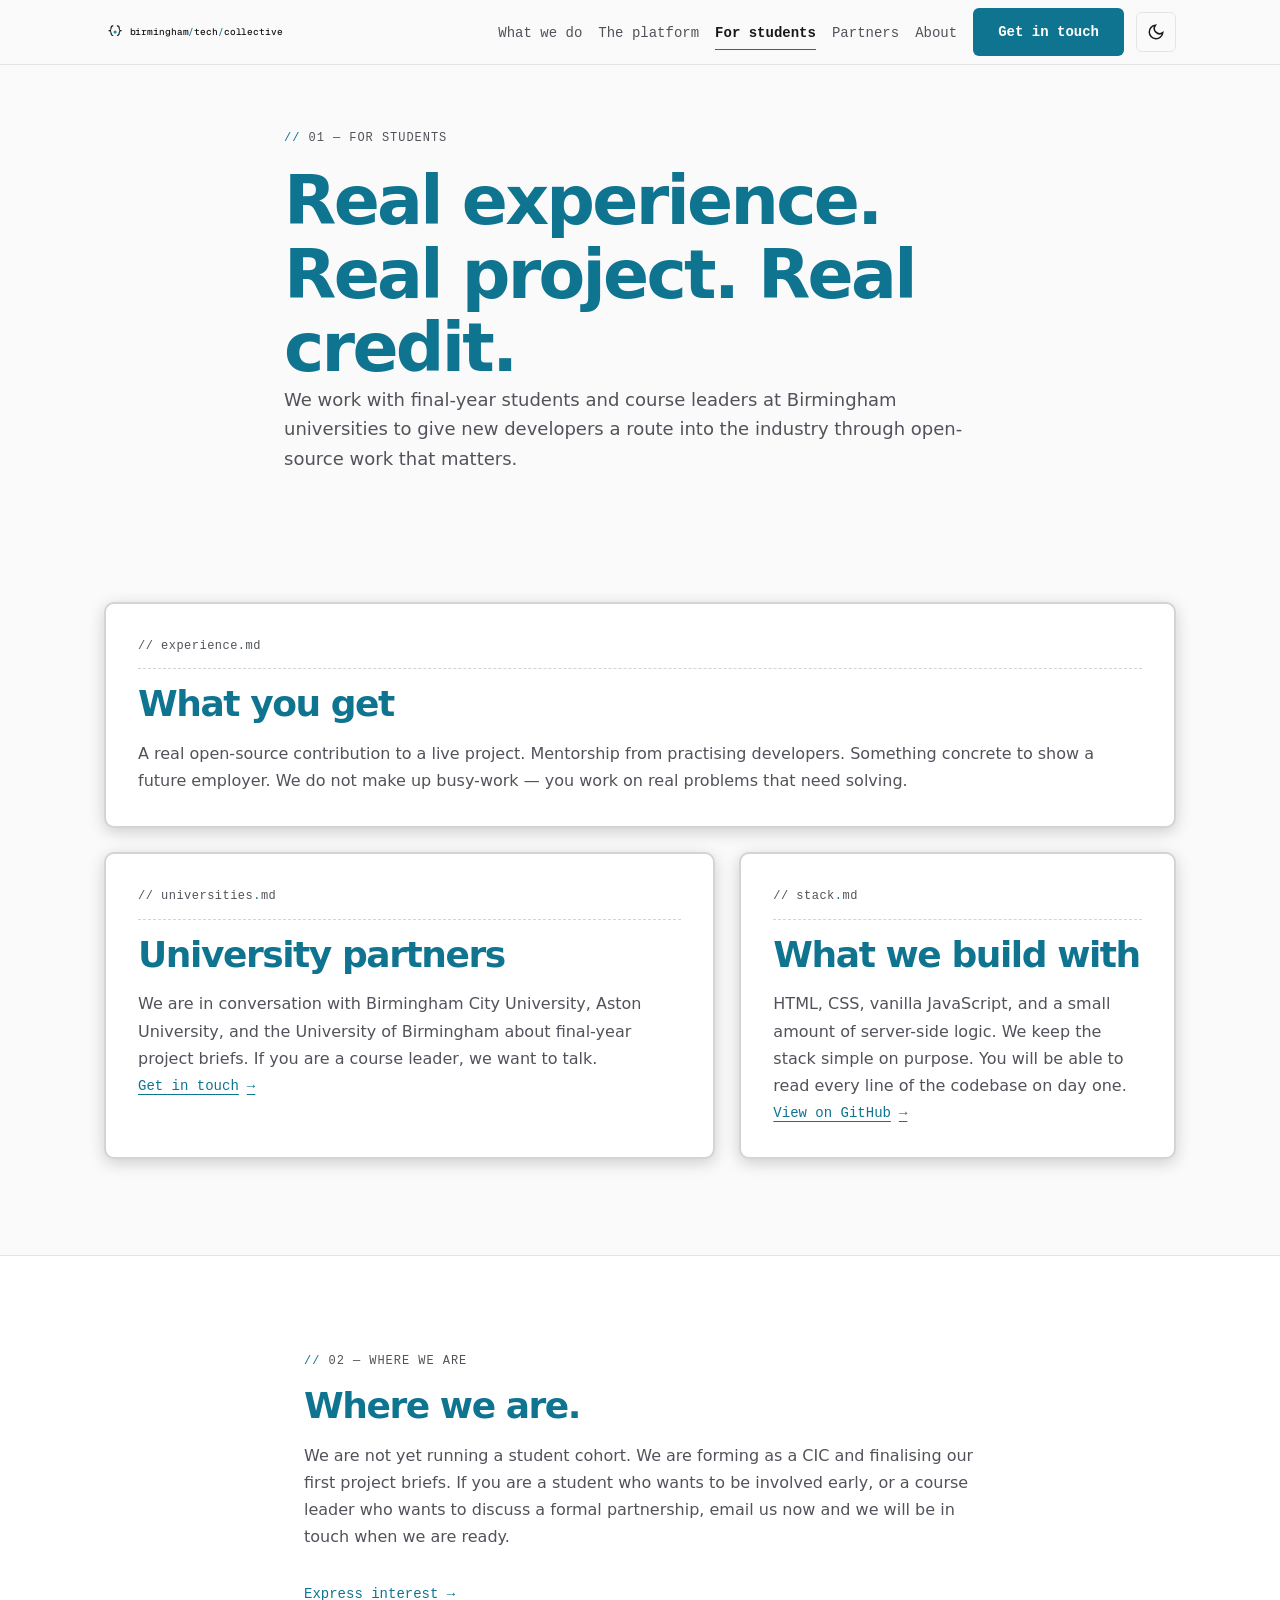
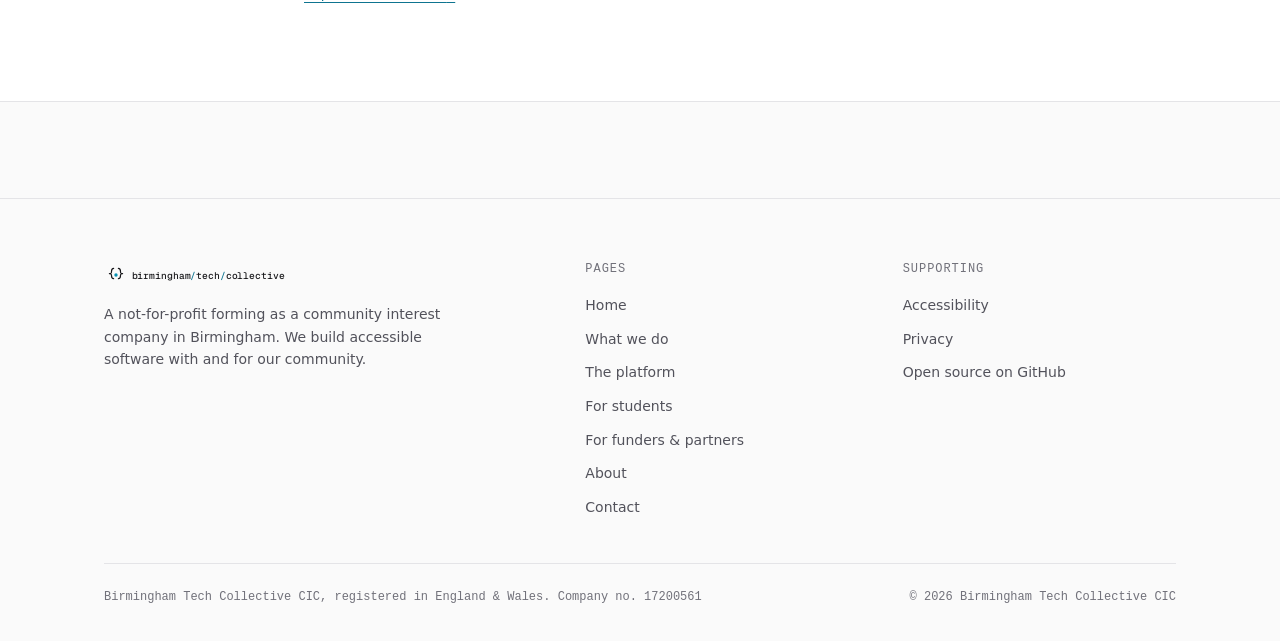
<file: for-students.html>
<!doctype html>
<html lang="en-GB">
<head>
  <meta charset="utf-8">
  <meta name="viewport" content="width=device-width, initial-scale=1">
  <title>For students — Birmingham Tech Collective</title>
  <meta name="description" content="Real open-source experience on a live project. Mentorship, credit, and a route into the industry for developers based in Birmingham.">
  <meta property="og:title" content="For students — Birmingham Tech Collective">
  <meta property="og:description" content="Real open-source experience on a live project. Mentorship, credit, and a route into the industry for developers based in Birmingham.">
  <meta property="og:type" content="website">
  <meta property="og:url" content="https://birminghamtech.collective/for-students.html">
  <link rel="icon" href="./assets/favicon.svg" type="image/svg+xml">
  <link rel="preconnect" href="https://fonts.googleapis.com">
  <link rel="preconnect" href="https://fonts.gstatic.com" crossorigin>
  <link href="https://fonts.googleapis.com/css2?family=Geist:wght@400;500;600;700;800&family=Geist+Mono:wght@400;500;600&display=swap" rel="stylesheet">
  <link rel="stylesheet" href="./base.css">
  <link rel="stylesheet" href="./style.css">
</head>
<body>
  <a href="#main" class="skip-link">Skip to content</a>
  <a href="#" class="konami-key" data-konami-activate>↑↑↓↓←→←→ B A — unlock dev mode</a>
  <div id="konami-live" class="sr-only" role="status" aria-live="polite"></div>
  <header class="site-header">
    <div class="container header-inner">
      <a class="brand" href="./index.html" aria-label="Birmingham Tech Collective, home"><svg viewBox="0 0 360 40" fill="none" role="img" aria-label="birmingham/tech/collective">
        <path d="M16 9c-3.5 0-3.5 2.6-3.5 5.2 0 2.6 0 3.4-3.5 3.4 3.5 0 3.5.8 3.5 3.4 0 2.6 0 5.2 3.5 5.2" stroke="currentColor" stroke-width="2" stroke-linecap="round" stroke-linejoin="round" fill="none"/>
        <path d="M24 9c3.5 0 3.5 2.6 3.5 5.2 0 2.6 0 3.4 3.5 3.4-3.5 0-3.5.8-3.5 3.4 0 2.6 0 5.2-3.5 5.2" stroke="currentColor" stroke-width="2" stroke-linecap="round" stroke-linejoin="round" fill="none"/>
        <circle class="dot" cx="20" cy="20" r="2.8"/>
        <text x="46" y="26" font-family="'Geist Mono', ui-monospace, monospace" font-size="17" font-weight="500" letter-spacing="-0.2"><tspan fill="currentColor">birmingham</tspan><tspan class="slash">/</tspan><tspan fill="currentColor">tech</tspan><tspan class="slash">/</tspan><tspan fill="currentColor">collective</tspan></text>
      </svg></a>
      <nav class="nav-primary" aria-label="Primary">
        <ul><li><a class="nav-link" href="./what-we-do.html">What we do</a></li><li><a class="nav-link" href="./the-platform.html">The platform</a></li><li><a class="nav-link" href="./for-students.html" aria-current="page">For students</a></li><li><a class="nav-link" href="./for-funders.html">Partners</a></li><li><a class="nav-link" href="./about.html">About</a></li></ul>
      </nav>
      <div class="header-actions">
        <a class="btn btn-primary" href="./contact.html" aria-label="Contact">Get in touch</a>
        <button class="icon-btn theme-toggle" data-theme-toggle type="button" aria-label="Switch to light mode"></button>
        <button class="icon-btn hamburger" type="button" aria-expanded="false" aria-controls="mobile-nav" aria-label="Open menu">
          <svg width="22" height="22" viewBox="0 0 24 24" fill="none" stroke="currentColor" stroke-width="2" aria-hidden="true"><line x1="3" y1="6" x2="21" y2="6"/><line x1="3" y1="12" x2="21" y2="12"/><line x1="3" y1="18" x2="21" y2="18"/></svg>
        </button>
      </div>
    </div>
  </header>
  <div class="mobile-nav" id="mobile-nav" data-open="false">
    <div class="mobile-nav__backdrop"></div>
    <div class="mobile-nav__panel">
      <div class="mobile-nav__top">
        <button class="icon-btn" type="button" data-menu-close aria-label="Close menu">
          <svg width="24" height="24" viewBox="0 0 24 24" fill="none" stroke="currentColor" stroke-width="2" aria-hidden="true"><line x1="18" y1="6" x2="6" y2="18"/><line x1="6" y1="6" x2="18" y2="18"/></svg>
        </button>
      </div>
      <a href="./index.html">Home</a><a href="./what-we-do.html">What we do</a><a href="./the-platform.html">The platform</a><a href="./for-students.html" aria-current="page">For students</a><a href="./for-funders.html">Partners</a><a href="./about.html">About</a>
      <a class="btn btn-primary" href="./contact.html" aria-label="Contact">Get in touch</a>
    </div>
  </div>
  <main id="main">
    <section class="page-head">
      <div class="measure">
        <p class="eyebrow"><span class="gt">//</span> 01 — for students</p>
        <h1>Real experience. Real project. Real credit.</h1>
        <p class="lead">We work with final-year students and course leaders at Birmingham universities to give new developers a route into the industry through open-source work that matters.</p>
      </div>
    </section>

    <section class="section">
      <div class="container">
        <ul class="mission-grid" role="list">
          <li class="card card--lead reveal">
            <p class="card__file">// experience<span class="slash">.</span>md</p>
            <h2>What you get</h2>
            <p>A real open-source contribution to a live project. Mentorship from practising developers. Something concrete to show a future employer. We do not make up busy-work — you work on real problems that need solving.</p>
          </li>
          <li class="card reveal">
            <p class="card__file">// universities<span class="slash">.</span>md</p>
            <h2>University partners</h2>
            <p>We are in conversation with Birmingham City University, Aston University, and the University of Birmingham about final-year project briefs. If you are a course leader, we want to talk.</p>
            <a class="arrow-link" href="./contact.html">Get in touch <span aria-hidden="true">&rarr;</span></a>
          </li>
          <li class="card reveal">
            <p class="card__file">// stack<span class="slash">.</span>md</p>
            <h2>What we build with</h2>
            <p>HTML, CSS, vanilla JavaScript, and a small amount of server-side logic. We keep the stack simple on purpose. You will be able to read every line of the codebase on day one.</p>
            <a class="arrow-link" href="https://github.com/birmingham-tech-collective" target="_blank" rel="noopener noreferrer">View on GitHub <span aria-hidden="true">&rarr;</span></a>
          </li>
        </ul>
      </div>
    </section>

    <section class="section surface-band">
      <div class="measure-narrow">
        <p class="eyebrow"><span class="gt">//</span> 02 — where we are</p>
        <h2>Where we are.</h2>
        <div class="prose">
          <p>We are not yet running a student cohort. We are forming as a CIC and finalising our first project briefs. If you are a student who wants to be involved early, or a course leader who wants to discuss a formal partnership, email us now and we will be in touch when we are ready.</p>
        </div>
        <a class="arrow-link" style="margin-top:var(--space-6);display:inline-block" href="./contact.html">Express interest <span aria-hidden="true">&rarr;</span></a>
      </div>
    </section>
  </main>
  <footer class="site-footer">
    <div class="container">
      <div class="footer-top">
        <div class="footer-brand">
          <svg viewBox="0 0 360 40" fill="none" role="img" aria-label="birmingham/tech/collective"><path d="M16 9c-3.5 0-3.5 2.6-3.5 5.2 0 2.6 0 3.4-3.5 3.4 3.5 0 3.5.8 3.5 3.4 0 2.6 0 5.2 3.5 5.2" stroke="currentColor" stroke-width="2" stroke-linecap="round" stroke-linejoin="round" fill="none"/><path d="M24 9c3.5 0 3.5 2.6 3.5 5.2 0 2.6 0 3.4 3.5 3.4-3.5 0-3.5.8-3.5 3.4 0 2.6 0 5.2-3.5 5.2" stroke="currentColor" stroke-width="2" stroke-linecap="round" stroke-linejoin="round" fill="none"/><circle class="dot" cx="20" cy="20" r="2.8"/><text x="46" y="26" font-family="'Geist Mono', ui-monospace, monospace" font-size="16" font-weight="500" letter-spacing="-0.2"><tspan fill="currentColor">birmingham</tspan><tspan class="slash">/</tspan><tspan fill="currentColor">tech</tspan><tspan class="slash">/</tspan><tspan fill="currentColor">collective</tspan></text></svg>
          <p class="footer-desc">A not-for-profit forming as a community interest company in Birmingham. We build accessible software with and for our community.</p>
        </div>
        <nav class="footer-col" aria-label="Pages">
          <h2>Pages</h2>
          <ul>
            <li><a href="./index.html">Home</a></li>
            <li><a href="./what-we-do.html">What we do</a></li>
            <li><a href="./the-platform.html">The platform</a></li>
            <li><a href="./for-students.html">For students</a></li>
            <li><a href="./for-funders.html">For funders &amp; partners</a></li>
            <li><a href="./about.html">About</a></li>
            <li><a href="./contact.html">Contact</a></li>
          </ul>
        </nav>
        <nav class="footer-col" aria-label="Supporting">
          <h2>Supporting</h2>
          <ul>
            <li><a href="./accessibility.html">Accessibility</a></li>
            <li><a href="./privacy.html">Privacy</a></li>
            <li><a href="https://github.com/birmingham-tech-collective" target="_blank" rel="noopener noreferrer">Open source on GitHub</a></li>
          </ul>
        </nav>
      </div>
      <div class="footer-bottom">
        <p>Birmingham Tech Collective CIC, registered in England &amp; Wales. Company no. 17200561</p>
        <p>&copy; 2026 Birmingham Tech Collective CIC</p>
      </div>
    </div>
  </footer>
  <div id="konami-toast" class="konami-toast" data-open="false" role="status">
    <span>🟢 dev mode unlocked — <a href="https://github.com/birmingham-tech-collective" target="_blank" rel="noopener noreferrer">open source on github →</a></span>
    <button class="close" type="button" aria-label="Dismiss notification">
      <svg width="14" height="14" viewBox="0 0 24 24" fill="none" stroke="currentColor" stroke-width="2.4" aria-hidden="true"><line x1="18" y1="6" x2="6" y2="18"/><line x1="6" y1="6" x2="18" y2="18"/></svg>
    </button>
  </div>
  <script src="./app.js" defer></script>
</body>
</html>
</file>
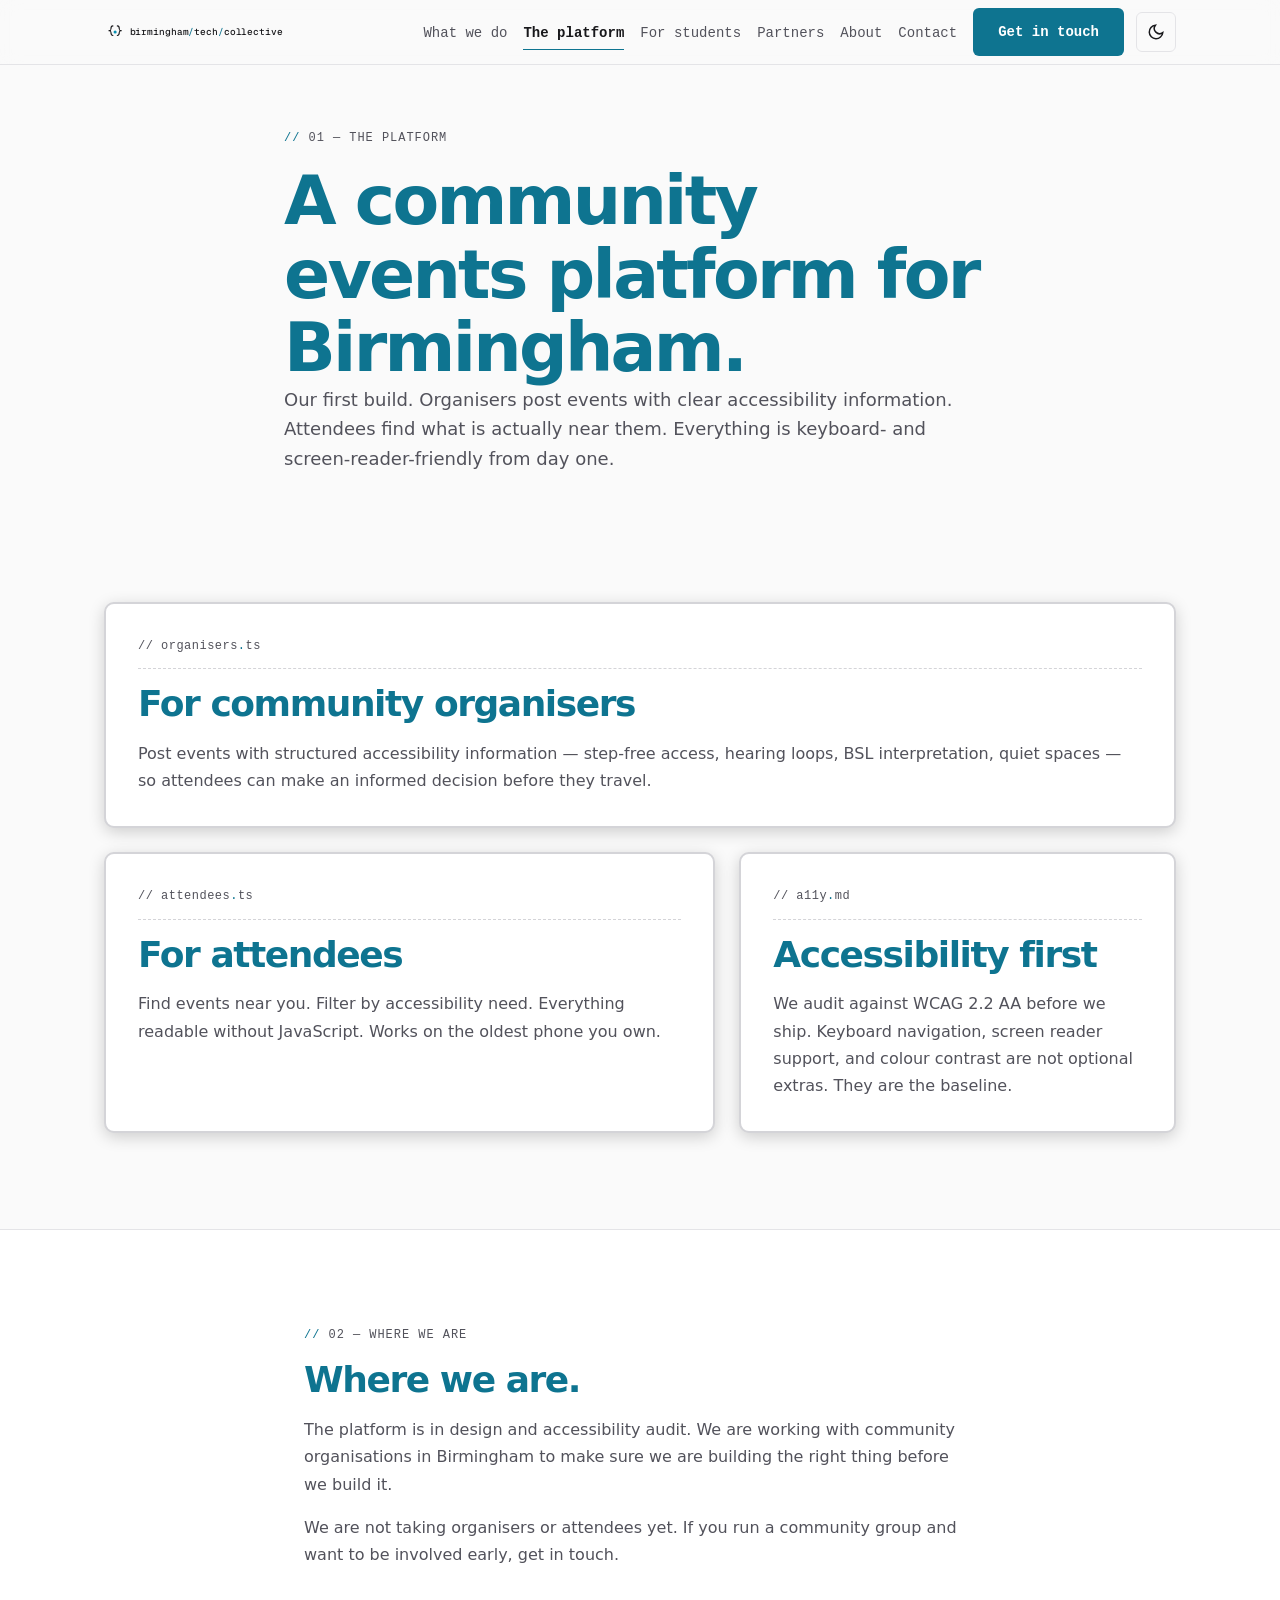
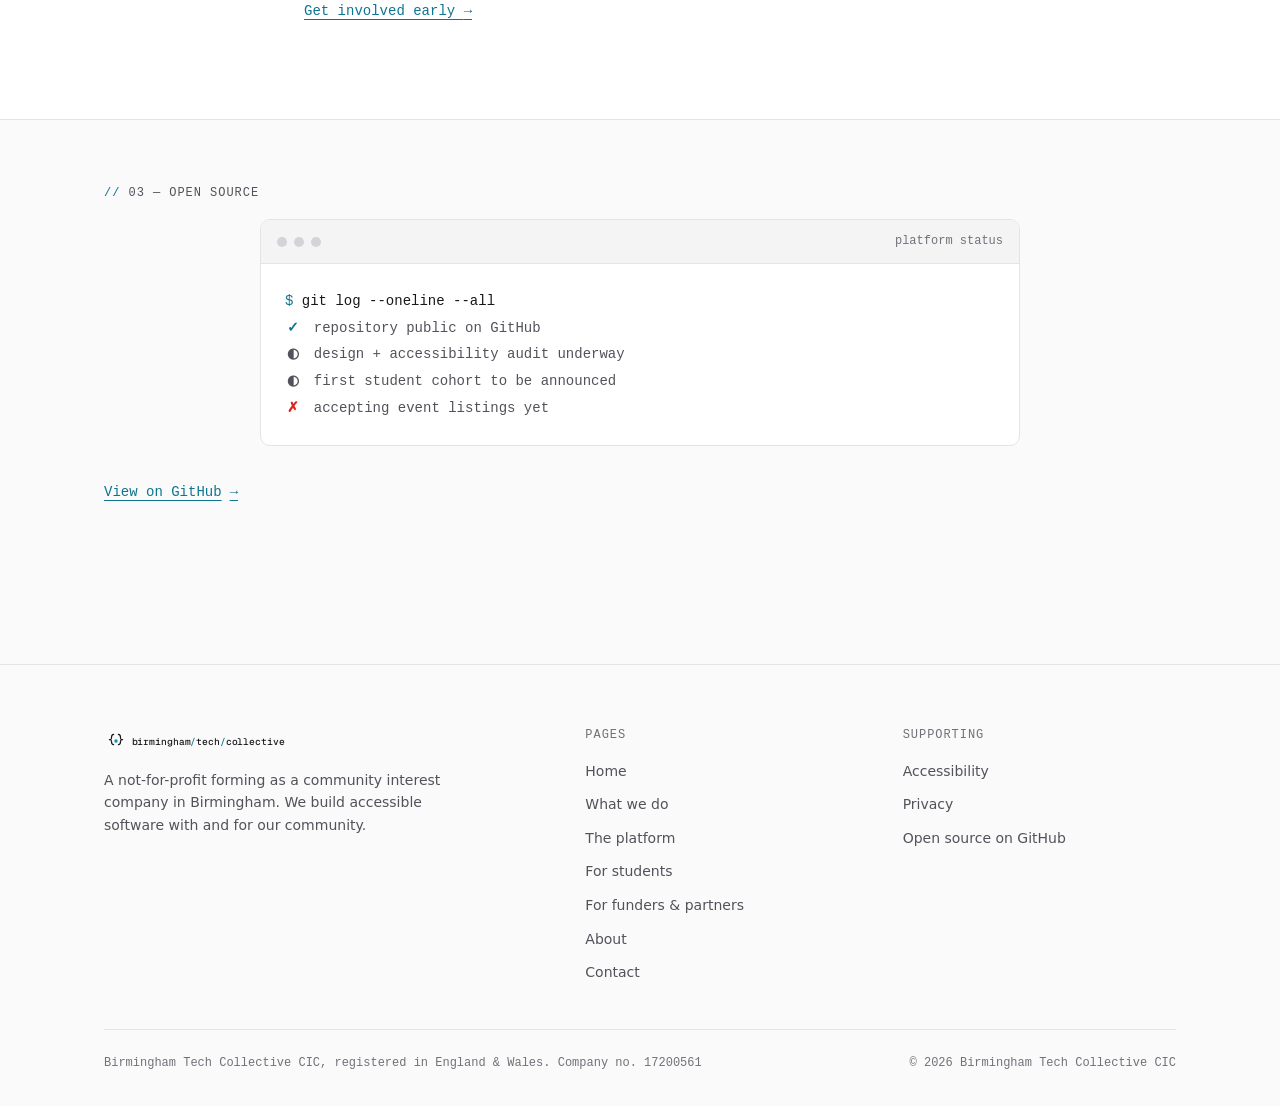
<file: the-platform.html>
<!doctype html>
<html lang="en-GB">
<head>
  <meta charset="utf-8">
  <meta name="viewport" content="width=device-width, initial-scale=1">
  <title>The platform — Birmingham Tech Collective</title>
  <meta name="description" content="A community events platform built for Birmingham. Organisers post events with clear accessibility info. Attendees find what is near them. Keyboard- and screen-reader-friendly from day one.">
  <meta property="og:title" content="The platform — Birmingham Tech Collective">
  <meta property="og:description" content="A community events platform built for Birmingham. Organisers post events with clear accessibility info. Attendees find what is near them. Keyboard- and screen-reader-friendly from day one.">
  <meta property="og:type" content="website">
  <meta property="og:url" content="https://birminghamtech.collective/the-platform.html">
  <link rel="icon" href="./assets/favicon.svg" type="image/svg+xml">
  <link rel="preconnect" href="https://fonts.googleapis.com">
  <link rel="preconnect" href="https://fonts.gstatic.com" crossorigin>
  <link href="https://fonts.googleapis.com/css2?family=Geist:wght@400;500;600;700;800&family=Geist+Mono:wght@400;500;600&display=swap" rel="stylesheet">
  <link rel="stylesheet" href="./base.css">
  <link rel="stylesheet" href="./style.css">
</head>
<body>
  <a href="#main" class="skip-link">Skip to content</a>
  <a href="#" class="konami-key" data-konami-activate>↑↑↓↓←→←→ B A — unlock dev mode</a>
  <div id="konami-live" class="sr-only" role="status" aria-live="polite"></div>
  <header class="site-header">
    <div class="container header-inner">
      <a class="brand" href="./index.html" aria-label="Birmingham Tech Collective, home"><svg viewBox="0 0 360 40" fill="none" role="img" aria-label="birmingham/tech/collective">
        <path d="M16 9c-3.5 0-3.5 2.6-3.5 5.2 0 2.6 0 3.4-3.5 3.4 3.5 0 3.5.8 3.5 3.4 0 2.6 0 5.2 3.5 5.2" stroke="currentColor" stroke-width="2" stroke-linecap="round" stroke-linejoin="round" fill="none"/>
        <path d="M24 9c3.5 0 3.5 2.6 3.5 5.2 0 2.6 0 3.4 3.5 3.4-3.5 0-3.5.8-3.5 3.4 0 2.6 0 5.2-3.5 5.2" stroke="currentColor" stroke-width="2" stroke-linecap="round" stroke-linejoin="round" fill="none"/>
        <circle class="dot" cx="20" cy="20" r="2.8"/>
        <text x="46" y="26" font-family="'Geist Mono', ui-monospace, monospace" font-size="17" font-weight="500" letter-spacing="-0.2"><tspan fill="currentColor">birmingham</tspan><tspan class="slash">/</tspan><tspan fill="currentColor">tech</tspan><tspan class="slash">/</tspan><tspan fill="currentColor">collective</tspan></text>
      </svg></a>
      <nav class="nav-primary" aria-label="Primary">
        <ul><li><a class="nav-link" href="./what-we-do.html">What we do</a></li><li><a class="nav-link" href="./the-platform.html" aria-current="page">The platform</a></li><li><a class="nav-link" href="./for-students.html">For students</a></li><li><a class="nav-link" href="./for-funders.html">Partners</a></li><li><a class="nav-link" href="./about.html">About</a></li><li><a class="nav-link" href="./contact.html">Contact</a></li></ul>
      </nav>
      <div class="header-actions">
        <a class="btn btn-primary" href="./contact.html">Get in touch</a>
        <button class="icon-btn theme-toggle" data-theme-toggle type="button" aria-label="Switch to light mode"></button>
        <button class="icon-btn hamburger" type="button" aria-expanded="false" aria-controls="mobile-nav" aria-label="Open menu">
          <svg width="22" height="22" viewBox="0 0 24 24" fill="none" stroke="currentColor" stroke-width="2" aria-hidden="true"><line x1="3" y1="6" x2="21" y2="6"/><line x1="3" y1="12" x2="21" y2="12"/><line x1="3" y1="18" x2="21" y2="18"/></svg>
        </button>
      </div>
    </div>
  </header>
  <div class="mobile-nav" id="mobile-nav" data-open="false">
    <div class="mobile-nav__backdrop"></div>
    <div class="mobile-nav__panel">
      <div class="mobile-nav__top">
        <button class="icon-btn" type="button" data-menu-close aria-label="Close menu">
          <svg width="24" height="24" viewBox="0 0 24 24" fill="none" stroke="currentColor" stroke-width="2" aria-hidden="true"><line x1="18" y1="6" x2="6" y2="18"/><line x1="6" y1="6" x2="18" y2="18"/></svg>
        </button>
      </div>
      <a href="./index.html">Home</a><a href="./what-we-do.html">What we do</a><a href="./the-platform.html" aria-current="page">The platform</a><a href="./for-students.html">For students</a><a href="./for-funders.html">Partners</a><a href="./about.html">About</a><a href="./contact.html">Contact</a>
      <a class="btn btn-primary" href="./contact.html">Get in touch</a>
    </div>
  </div>
  <main id="main">
    <section class="page-head">
      <div class="measure">
        <p class="eyebrow"><span class="gt">//</span> 01 — the platform</p>
        <h1>A community events platform for Birmingham.</h1>
        <p class="lead">Our first build. Organisers post events with clear accessibility information. Attendees find what is actually near them. Everything is keyboard- and screen-reader-friendly from day one.</p>
      </div>
    </section>

    <section class="section">
      <div class="container">
        <ul class="mission-grid" role="list">
          <li class="card card--lead reveal">
            <p class="card__file">// organisers<span class="slash">.</span>ts</p>
            <h2>For community organisers</h2>
            <p>Post events with structured accessibility information — step-free access, hearing loops, BSL interpretation, quiet spaces — so attendees can make an informed decision before they travel.</p>
          </li>
          <li class="card reveal">
            <p class="card__file">// attendees<span class="slash">.</span>ts</p>
            <h2>For attendees</h2>
            <p>Find events near you. Filter by accessibility need. Everything readable without JavaScript. Works on the oldest phone you own.</p>
          </li>
          <li class="card reveal">
            <p class="card__file">// a11y<span class="slash">.</span>md</p>
            <h2>Accessibility first</h2>
            <p>We audit against WCAG 2.2 AA before we ship. Keyboard navigation, screen reader support, and colour contrast are not optional extras. They are the baseline.</p>
          </li>
        </ul>
      </div>
    </section>

    <section class="section surface-band">
      <div class="measure-narrow">
        <p class="eyebrow"><span class="gt">//</span> 02 — where we are</p>
        <h2>Where we are.</h2>
        <div class="prose">
          <p>The platform is in design and accessibility audit. We are working with community organisations in Birmingham to make sure we are building the right thing before we build it.</p>
          <p>We are not taking organisers or attendees yet. If you run a community group and want to be involved early, get in touch.</p>
        </div>
        <a class="arrow-link" style="margin-top:var(--space-6);display:inline-block" href="./contact.html">Get involved early <span aria-hidden="true">&rarr;</span></a>
      </div>
    </section>

    <section class="section-tight">
      <div class="container">
        <p class="eyebrow"><span class="gt">//</span> 03 — open source</p>
        <div class="cli-block">
          <div class="cli-block__bar"><span class="dot3"></span><span class="dot3"></span><span class="dot3"></span><span style="margin-left:auto">platform status</span></div>
          <div class="cli-block__body">
            <div><span class="prompt">$</span> <span class="cmd">git log --oneline --all</span></div>
            <div class="cli-row"><span class="sym sym-ok">&#10003;</span><span>repository public on GitHub</span></div>
            <div class="cli-row"><span class="sym sym-prog">&#9680;</span><span>design + accessibility audit underway</span></div>
            <div class="cli-row"><span class="sym sym-prog">&#9680;</span><span>first student cohort to be announced</span></div>
            <div class="cli-row"><span class="sym sym-no">&#10007;</span><span>accepting event listings yet</span></div>
          </div>
        </div>
        <p style="margin-top:var(--space-6)"><a class="arrow-link" href="https://github.com/birmingham-tech-collective" target="_blank" rel="noopener noreferrer">View on GitHub <span aria-hidden="true">&rarr;</span></a></p>
      </div>
    </section>
  </main>
  <footer class="site-footer">
    <div class="container">
      <div class="footer-top">
        <div class="footer-brand">
          <svg viewBox="0 0 360 40" fill="none" role="img" aria-label="birmingham/tech/collective"><path d="M16 9c-3.5 0-3.5 2.6-3.5 5.2 0 2.6 0 3.4-3.5 3.4 3.5 0 3.5.8 3.5 3.4 0 2.6 0 5.2 3.5 5.2" stroke="currentColor" stroke-width="2" stroke-linecap="round" stroke-linejoin="round" fill="none"/><path d="M24 9c3.5 0 3.5 2.6 3.5 5.2 0 2.6 0 3.4 3.5 3.4-3.5 0-3.5.8-3.5 3.4 0 2.6 0 5.2-3.5 5.2" stroke="currentColor" stroke-width="2" stroke-linecap="round" stroke-linejoin="round" fill="none"/><circle class="dot" cx="20" cy="20" r="2.8"/><text x="46" y="26" font-family="'Geist Mono', ui-monospace, monospace" font-size="16" font-weight="500" letter-spacing="-0.2"><tspan fill="currentColor">birmingham</tspan><tspan class="slash">/</tspan><tspan fill="currentColor">tech</tspan><tspan class="slash">/</tspan><tspan fill="currentColor">collective</tspan></text></svg>
          <p class="footer-desc">A not-for-profit forming as a community interest company in Birmingham. We build accessible software with and for our community.</p>
        </div>
        <nav class="footer-col" aria-label="Pages">
          <h2>Pages</h2>
          <ul>
            <li><a href="./index.html">Home</a></li>
            <li><a href="./what-we-do.html">What we do</a></li>
            <li><a href="./the-platform.html">The platform</a></li>
            <li><a href="./for-students.html">For students</a></li>
            <li><a href="./for-funders.html">For funders &amp; partners</a></li>
            <li><a href="./about.html">About</a></li>
            <li><a href="./contact.html">Contact</a></li>
          </ul>
        </nav>
        <nav class="footer-col" aria-label="Supporting">
          <h2>Supporting</h2>
          <ul>
            <li><a href="./accessibility.html">Accessibility</a></li>
            <li><a href="./privacy.html">Privacy</a></li>
            <li><a href="https://github.com/birmingham-tech-collective" target="_blank" rel="noopener noreferrer">Open source on GitHub</a></li>
          </ul>
        </nav>
      </div>
      <div class="footer-bottom">
        <p>Birmingham Tech Collective CIC, registered in England &amp; Wales. Company no. 17200561</p>
        <p>&copy; 2026 Birmingham Tech Collective CIC</p>
      </div>
    </div>
  </footer>
  <div id="konami-toast" class="konami-toast" data-open="false" role="status">
    <span>🟢 dev mode unlocked — <a href="https://github.com/birmingham-tech-collective" target="_blank" rel="noopener noreferrer">open source on github →</a></span>
    <button class="close" type="button" aria-label="Dismiss notification">
      <svg width="14" height="14" viewBox="0 0 24 24" fill="none" stroke="currentColor" stroke-width="2.4" aria-hidden="true"><line x1="18" y1="6" x2="6" y2="18"/><line x1="6" y1="6" x2="18" y2="18"/></svg>
    </button>
  </div>
  <script src="./app.js" defer></script>
</body>
</html>
</file>
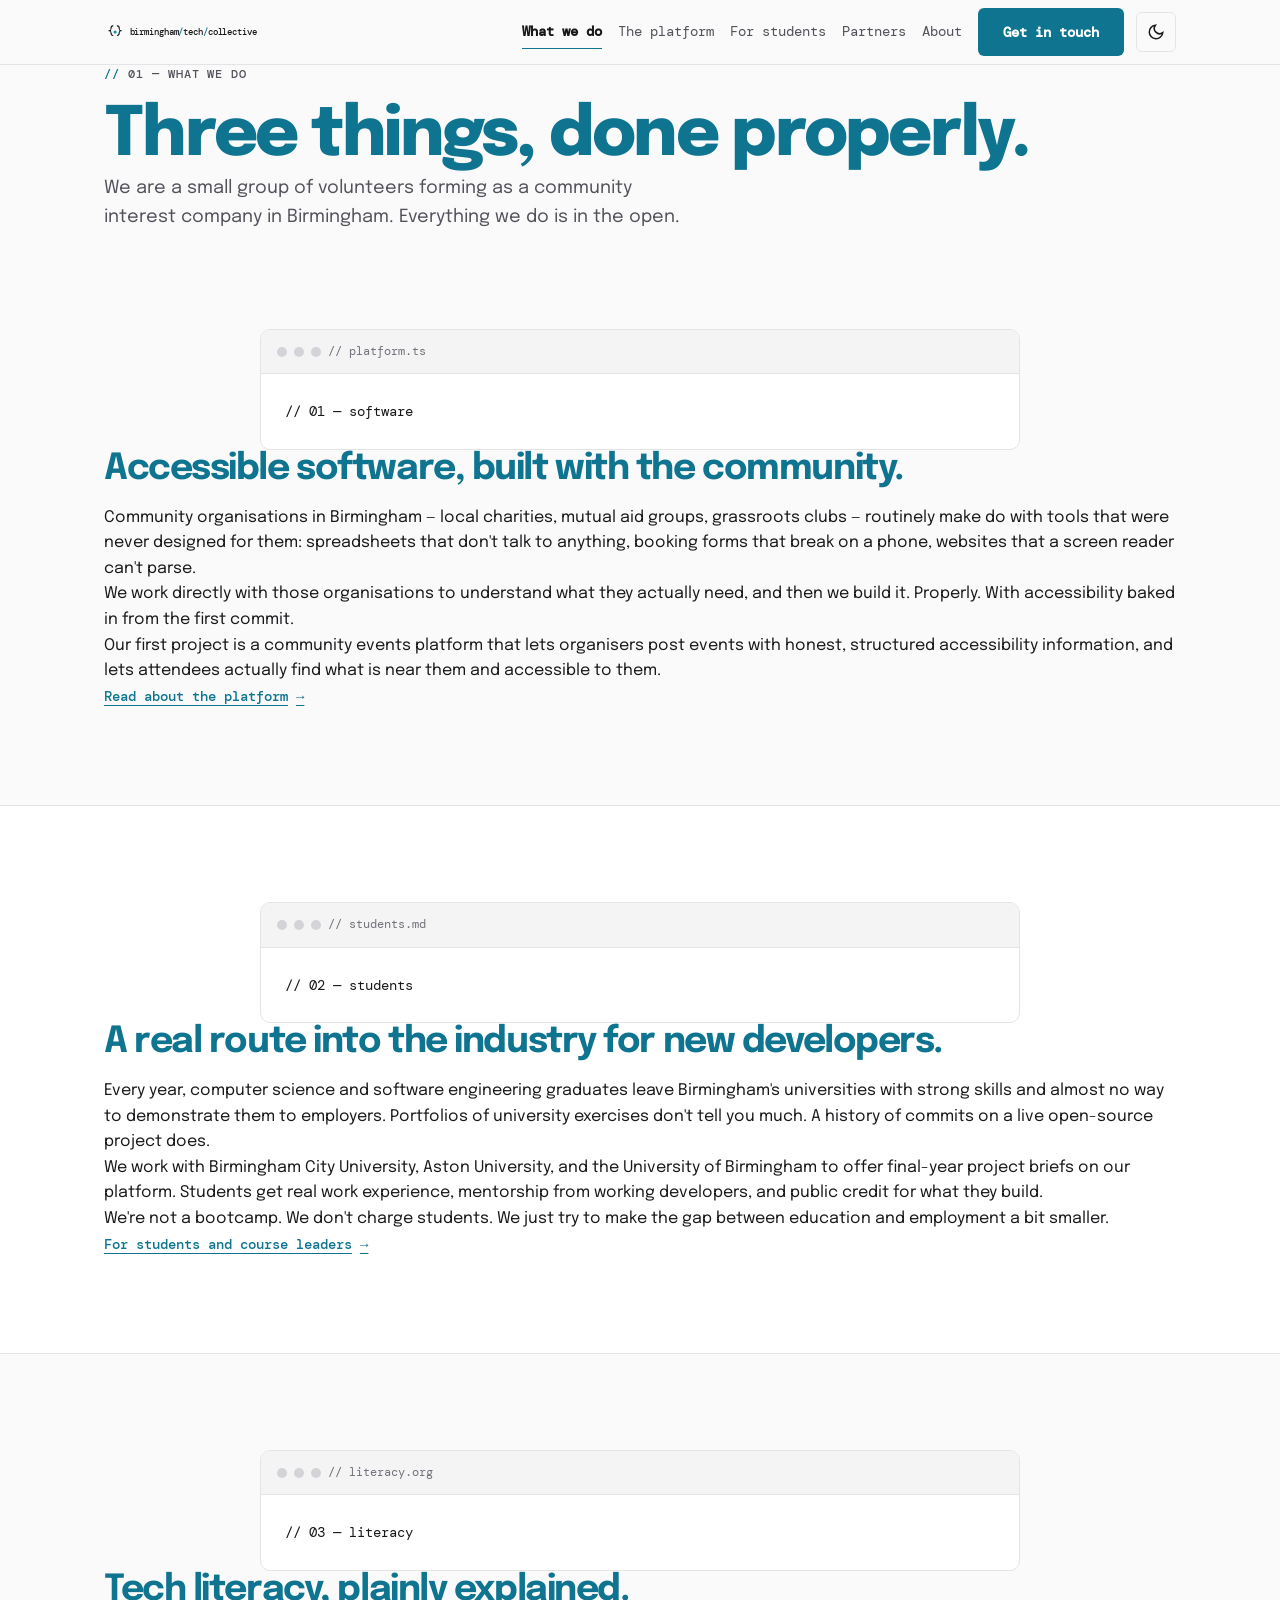
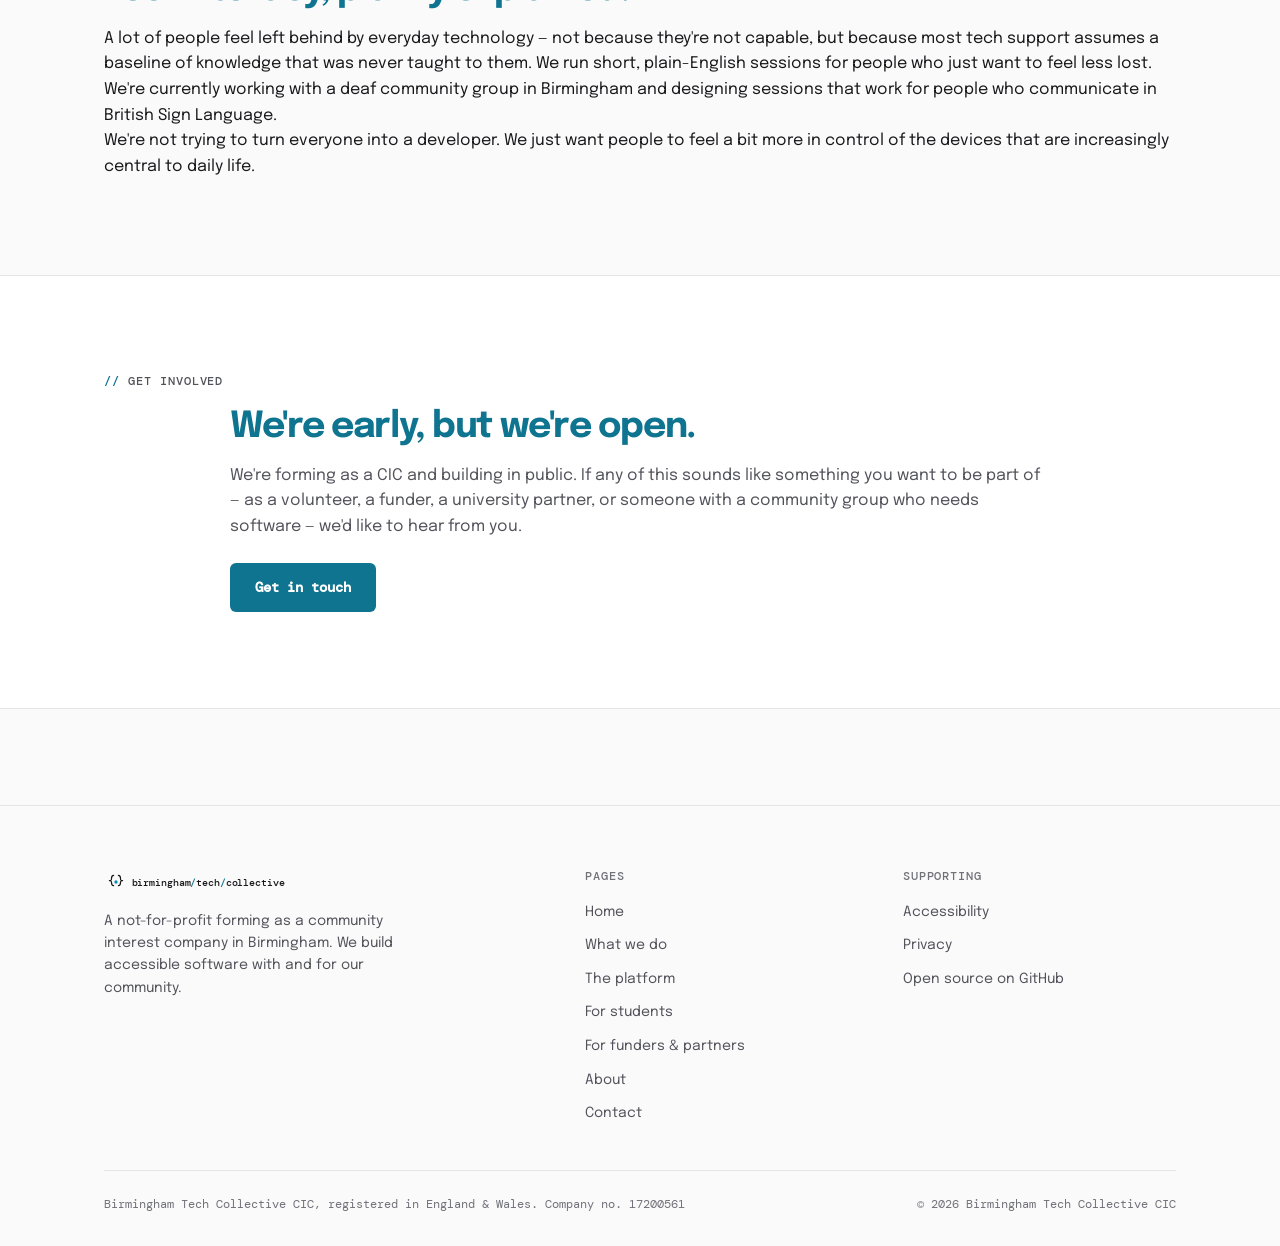
<file: what-we-do.html>
<!doctype html>
<html lang="en-GB">
<head>
  <meta charset="utf-8">
  <meta name="viewport" content="width=device-width, initial-scale=1">
  <title>What we do — Birmingham Tech Collective</title>
  <meta name="description" content="Three things Birmingham Tech Collective does: build accessible community software, give students real open-source experience, and teach tech literacy plainly.">
  <meta property="og:title" content="What we do — Birmingham Tech Collective">
  <meta property="og:description" content="Three things done properly: accessible software, student pathways, tech literacy.">
  <meta property="og:type" content="website">
  <meta property="og:url" content="https://birminghamtech.collective/what-we-do.html">
  <link rel="icon" href="./assets/favicon.svg" type="image/svg+xml">
  <link rel="preconnect" href="https://fonts.googleapis.com">
  <link rel="preconnect" href="https://fonts.gstatic.com" crossorigin>
  <link href="https://fonts.googleapis.com/css2?family=Epilogue:ital,wght@0,300;0,400;0,500;0,600;0,700;0,800;1,400&family=DM+Mono:ital,wght@0,300;0,400;0,500;1,400&display=swap" rel="stylesheet">
  <link rel="stylesheet" href="./base.css">
  <link rel="stylesheet" href="./style.css">
</head>
<body>
  <a href="#main" class="skip-link">Skip to content</a>
  <a href="#" class="konami-key" data-konami-activate>↑↑↓↓←→←→ B A — unlock dev mode</a>
  <div id="konami-live" class="sr-only" role="status" aria-live="polite"></div>
  <header class="site-header">
    <div class="container header-inner">
      <a class="brand" href="./index.html" aria-label="Birmingham Tech Collective, home"><svg viewBox="0 0 360 40" fill="none" role="img" aria-label="birmingham/tech/collective">
        <path d="M16 9c-3.5 0-3.5 2.6-3.5 5.2 0 2.6 0 3.4-3.5 3.4 3.5 0 3.5.8 3.5 3.4 0 2.6 0 5.2 3.5 5.2" stroke="currentColor" stroke-width="2" stroke-linecap="round" stroke-linejoin="round" fill="none"/>
        <path d="M24 9c3.5 0 3.5 2.6 3.5 5.2 0 2.6 0 3.4 3.5 3.4-3.5 0-3.5.8-3.5 3.4 0 2.6 0 5.2-3.5 5.2" stroke="currentColor" stroke-width="2" stroke-linecap="round" stroke-linejoin="round" fill="none"/>
        <circle class="dot" cx="20" cy="20" r="2.8"/>
        <text x="46" y="26" font-family="'DM Mono', ui-monospace, monospace" font-size="17" font-weight="500" letter-spacing="-0.2"><tspan fill="currentColor">birmingham</tspan><tspan class="slash">/</tspan><tspan fill="currentColor">tech</tspan><tspan class="slash">/</tspan><tspan fill="currentColor">collective</tspan></text>
      </svg></a>
      <nav class="nav-primary" aria-label="Primary">
        <ul><li><a class="nav-link nav-link--active" href="./what-we-do.html" aria-current="page">What we do</a></li><li><a class="nav-link" href="./the-platform.html">The platform</a></li><li><a class="nav-link" href="./for-students.html">For students</a></li><li><a class="nav-link" href="./for-funders.html">Partners</a></li><li><a class="nav-link" href="./about.html">About</a></li></ul>
      </nav>
      <div class="header-actions">
        <a class="btn btn-primary" href="./contact.html" aria-label="Contact">Get in touch</a>
        <button class="icon-btn theme-toggle" data-theme-toggle type="button" aria-label="Switch to light mode"></button>
        <button class="icon-btn hamburger" type="button" aria-expanded="false" aria-controls="mobile-nav" aria-label="Open menu">
          <svg width="22" height="22" viewBox="0 0 24 24" fill="none" stroke="currentColor" stroke-width="2" aria-hidden="true"><line x1="3" y1="6" x2="21" y2="6"/><line x1="3" y1="12" x2="21" y2="12"/><line x1="3" y1="18" x2="21" y2="18"/></svg>
        </button>
      </div>
    </div>
  </header>
  <div class="mobile-nav" id="mobile-nav" data-open="false">
      <div class="mobile-nav__backdrop"></div>
      <div class="mobile-nav__panel">
        <div class="mobile-nav__top">
          <button class="icon-btn" type="button" data-menu-close aria-label="Close menu">
            <svg width="24" height="24" viewBox="0 0 24 24" fill="none" stroke="currentColor" stroke-width="2" aria-hidden="true"><line x1="18" y1="6" x2="6" y2="18"/><line x1="6" y1="6" x2="18" y2="18"/></svg>
          </button>
        </div>
        <a href="./index.html">Home</a><a href="./what-we-do.html" aria-current="page">What we do</a><a href="./the-platform.html">The platform</a><a href="./for-students.html">For students</a><a href="./for-funders.html">Partners</a><a href="./about.html">About</a>
        <a class="btn btn-primary" href="./contact.html" aria-label="Contact">Get in touch</a>
      </div>
    </div>
  <main id="main">
    <section class="page-hero">
      <div class="container">
        <p class="eyebrow"><span class="gt">//</span> 01 — WHAT WE DO</p>
        <h1>Three things, done properly.</h1>
        <p class="lead">We are a small group of volunteers forming as a community interest company in Birmingham. Everything we do is in the open.</p>
      </div>
    </section>

    <section class="section">
      <div class="container">
        <div class="cli-block">
          <div class="cli-block__bar"><span class="dot3"></span><span class="dot3"></span><span class="dot3"></span><span class="fname">// platform.ts</span></div>
          <div class="cli-block__body">
            <div class="cli-block__file-path">// 01 — software</div>
          </div>
        </div>
        <div class="content-block">
          <h2>Accessible software, built with the community.</h2>
          <p>Community organisations in Birmingham — local charities, mutual aid groups, grassroots clubs — routinely make do with tools that were never designed for them: spreadsheets that don't talk to anything, booking forms that break on a phone, websites that a screen reader can't parse.</p>
          <p>We work directly with those organisations to understand what they actually need, and then we build it. Properly. With accessibility baked in from the first commit.</p>
          <p>Our first project is a community events platform that lets organisers post events with honest, structured accessibility information, and lets attendees actually find what is near them and accessible to them.</p>
          <a class="arrow-link" href="./the-platform.html">Read about the platform <span aria-hidden="true">&rarr;</span></a>
        </div>
      </div>
    </section>

    <section class="section surface-band">
      <div class="container">
        <div class="cli-block">
          <div class="cli-block__bar"><span class="dot3"></span><span class="dot3"></span><span class="dot3"></span><span class="fname">// students.md</span></div>
          <div class="cli-block__body">
            <div class="cli-block__file-path">// 02 — students</div>
          </div>
        </div>
        <div class="content-block">
          <h2>A real route into the industry for new developers.</h2>
          <p>Every year, computer science and software engineering graduates leave Birmingham's universities with strong skills and almost no way to demonstrate them to employers. Portfolios of university exercises don't tell you much. A history of commits on a live open-source project does.</p>
          <p>We work with Birmingham City University, Aston University, and the University of Birmingham to offer final-year project briefs on our platform. Students get real work experience, mentorship from working developers, and public credit for what they build.</p>
          <p>We're not a bootcamp. We don't charge students. We just try to make the gap between education and employment a bit smaller.</p>
          <a class="arrow-link" href="./for-students.html">For students and course leaders <span aria-hidden="true">&rarr;</span></a>
        </div>
      </div>
    </section>

    <section class="section">
      <div class="container">
        <div class="cli-block">
          <div class="cli-block__bar"><span class="dot3"></span><span class="dot3"></span><span class="dot3"></span><span class="fname">// literacy.org</span></div>
          <div class="cli-block__body">
            <div class="cli-block__file-path">// 03 — literacy</div>
          </div>
        </div>
        <div class="content-block">
          <h2>Tech literacy, plainly explained.</h2>
          <p>A lot of people feel left behind by everyday technology — not because they're not capable, but because most tech support assumes a baseline of knowledge that was never taught to them. We run short, plain-English sessions for people who just want to feel less lost.</p>
          <p>We're currently working with a deaf community group in Birmingham and designing sessions that work for people who communicate in British Sign Language.</p>
          <p>We're not trying to turn everyone into a developer. We just want people to feel a bit more in control of the devices that are increasingly central to daily life.</p>
        </div>
      </div>
    </section>

    <section class="section surface-band">
      <div class="container">
        <p class="eyebrow"><span class="gt">//</span> get involved</p>
        <div class="spotlight">
          <div>
            <h2>We're early, but we're open.</h2>
            <p>We're forming as a CIC and building in public. If any of this sounds like something you want to be part of — as a volunteer, a funder, a university partner, or someone with a community group who needs software — we'd like to hear from you.</p>
            <a class="btn btn-primary" href="./contact.html" aria-label="Contact">Get in touch</a>
          </div>
        </div>
      </div>
    </section>
  </main>
  <footer class="site-footer">
    <div class="container">
      <div class="footer-top">
        <div class="footer-brand">
          <svg viewBox="0 0 360 40" fill="none" role="img" aria-label="birmingham/tech/collective"><path d="M16 9c-3.5 0-3.5 2.6-3.5 5.2 0 2.6 0 3.4-3.5 3.4 3.5 0 3.5.8 3.5 3.4 0 2.6 0 5.2 3.5 5.2" stroke="currentColor" stroke-width="2" stroke-linecap="round" stroke-linejoin="round" fill="none"/><path d="M24 9c3.5 0 3.5 2.6 3.5 5.2 0 2.6 0 3.4 3.5 3.4-3.5 0-3.5.8-3.5 3.4 0 2.6 0 5.2-3.5 5.2" stroke="currentColor" stroke-width="2" stroke-linecap="round" stroke-linejoin="round" fill="none"/><circle class="dot" cx="20" cy="20" r="2.8"/><text x="46" y="26" font-family="'DM Mono', ui-monospace, monospace" font-size="16" font-weight="500" letter-spacing="-0.2"><tspan fill="currentColor">birmingham</tspan><tspan class="slash">/</tspan><tspan fill="currentColor">tech</tspan><tspan class="slash">/</tspan><tspan fill="currentColor">collective</tspan></text></svg>
          <p class="footer-desc">A not-for-profit forming as a community interest company in Birmingham. We build accessible software with and for our community.</p>
        </div>
        <nav class="footer-col" aria-label="Pages">
          <h2>Pages</h2>
          <ul>
            <li><a href="./index.html">Home</a></li>
            <li><a href="./what-we-do.html">What we do</a></li>
            <li><a href="./the-platform.html">The platform</a></li>
            <li><a href="./for-students.html">For students</a></li>
            <li><a href="./for-funders.html">For funders &amp; partners</a></li>
            <li><a href="./about.html">About</a></li>
            <li><a href="./contact.html">Contact</a></li>
          </ul>
        </nav>
        <nav class="footer-col" aria-label="Supporting">
          <h2>Supporting</h2>
          <ul>
            <li><a href="./accessibility.html">Accessibility</a></li>
            <li><a href="./privacy.html">Privacy</a></li>
            <li><a href="https://github.com/birmingham-tech-collective" target="_blank" rel="noopener noreferrer">Open source on GitHub</a></li>
          </ul>
        </nav>
      </div>
      <div class="footer-bottom">
        <p>Birmingham Tech Collective CIC, registered in England &amp; Wales. Company no. 17200561</p>
        <p>&copy; 2026 Birmingham Tech Collective CIC</p>
      </div>
    </div>
  </footer>
  <div id="konami-toast" class="konami-toast" data-open="false" role="status">
    <span>🟢 dev mode unlocked — <a href="https://github.com/birmingham-tech-collective" target="_blank" rel="noopener noreferrer">open source on github →</a></span>
    <button class="close" type="button" aria-label="Dismiss notification">
      <svg width="14" height="14" viewBox="0 0 24 24" fill="none" stroke="currentColor" stroke-width="2.4" aria-hidden="true"><line x1="18" y1="6" x2="6" y2="18"/><line x1="6" y1="6" x2="18" y2="18"/></svg>
    </button>
  </div>
  <script src="./app.js" defer></script>
</body>
</html>
</file>
<file: base.css>
/* base.css — reset + design tokens for Birmingham Tech Collective v2 (developer aesthetic) */

*, *::before, *::after { box-sizing: border-box; }
* { margin: 0; }
html { -webkit-text-size-adjust: 100%; text-size-adjust: 100%; overflow-x: hidden; }
body { -webkit-font-smoothing: antialiased; text-rendering: optimizeLegibility; overflow-x: hidden; }
img, svg, video { display: block; max-width: 100%; }
input, button, textarea, select { font: inherit; color: inherit; }
button { background: none; border: none; cursor: pointer; }
a { color: inherit; }
ul, ol { list-style: none; padding: 0; }
:focus-visible { outline: 2px solid var(--color-accent); outline-offset: 2px; border-radius: 3px; }

/* ---- Design tokens ---- */
:root {
  /* type */
  --font-sans: 'Epilogue', ui-sans-serif, system-ui, -apple-system, sans-serif;
  --font-mono: 'DM Mono', ui-monospace, 'SF Mono', Menlo, Consolas, monospace;

  --text-xs: 0.75rem;    /* 12px */
  --text-sm: 0.875rem;   /* 14px */
  --text-base: 1rem;     /* 16px */
  --text-lg: 1.125rem;   /* 18px */
  --text-xl: 1.375rem;   /* 22px */
  --text-2xl: 1.75rem;   /* 28px */
  --text-3xl: 2.25rem;   /* 36px */
  --text-4xl: 3rem;      /* 48px */
  --text-hero: clamp(2.4rem, 6vw, 4.25rem);

  /* spacing */
  --space-1: 0.25rem;
  --space-2: 0.5rem;
  --space-3: 0.75rem;
  --space-4: 1rem;
  --space-5: 1.5rem;
  --space-6: 2rem;
  --space-7: 2.75rem;
  --space-8: 4rem;
  --space-9: 6rem;
  --space-10: 8rem;

  --radius-sm: 6px;
  --radius: 10px;
  --radius-lg: 16px;

  --maxw: 1120px;
  --maxw-narrow: 720px;
  --maxw-measure: 760px;

  --t-fast: 120ms ease;
  --t-base: 180ms ease;
}

/* ---- Dark mode (default) ---- */
:root, [data-theme="dark"] {
  --color-bg: #000000;
  --color-surface: #0D0D0D;
  --color-surface-2: #121212;
  --color-surface-offset: #1A1A1A;
  --color-border: #222222;
  --color-border-strong: #333333;
  --color-text: #FFFFFF;
  --color-text-muted: #CCCCCC;
  --color-text-faint: #888888;
  --color-heading: #22D3EE;
  --color-accent: #22D3EE;
  --color-accent-bright: #22D3EE;
  --color-accent-soft: #22D3EE33;
  --color-accent-hover: #06B6D4;
  --color-on-accent: #000000;
  --color-danger: #F87171;
  color-scheme: dark;
}

/* ---- Light mode ---- */
[data-theme="light"] {
  --color-bg: #FAFAFA;
  --color-surface: #FFFFFF;
  --color-surface-2: #F4F4F5;
  --color-surface-offset: #E4E4E7;
  --color-border: #E4E4E7;
  --color-border-strong: #D4D4D8;
  --color-text: #18181B;
  --color-text-muted: #52525B;
  --color-text-faint: #71717A;
  --color-heading: #0E7490;
  --color-accent: #0E7490;
  --color-accent-bright: #0891B2;
  --color-accent-soft: #0891B21A;
  --color-accent-hover: #0C6478;
  --color-on-accent: #FFFFFF;
  --color-danger: #DC2626;
  color-scheme: light;
}

html { background: var(--color-bg); }
body {
  font-family: var(--font-sans);
  font-size: var(--text-base);
  line-height: 1.6;
  color: var(--color-text);
  background: var(--color-bg);
  transition: background-color var(--t-base), color var(--t-base);
}

@media (prefers-reduced-motion: reduce) {
  *, *::before, *::after {
    animation-duration: 0.001ms !important;
    animation-iteration-count: 1 !important;
    transition-duration: 0.001ms !important;
    scroll-behavior: auto !important;
  }
}
</file>
<file: style.css>
/* =====================================================================
   style.css — Birmingham Tech Collective v2 — developer aesthetic
   Dark-mode native, cyan accent, mono-as-accent type.
   ===================================================================== */

/* ---------- layout primitives ---------- */
.container { width: 100%; max-width: var(--maxw); margin-inline: auto; padding-inline: var(--space-5); }
.measure { max-width: var(--maxw-measure); margin-inline: auto; padding-inline: var(--space-5); }
.measure-narrow { max-width: var(--maxw-narrow); margin-inline: auto; padding-inline: var(--space-5); }
.section { padding-block: var(--space-9); }
.section-tight { padding-block: var(--space-8); }
.page-head { padding-block: var(--space-8) var(--space-6); }

.sr-only {
  position: absolute; width: 1px; height: 1px; padding: 0; margin: -1px;
  overflow: hidden; clip: rect(0,0,0,0); white-space: nowrap; border: 0;
}

/* skip link */
.skip-link {
  position: absolute; left: var(--space-4); top: -100px; z-index: 200;
  background: var(--color-accent); color: var(--color-on-accent);
  padding: var(--space-3) var(--space-5); border-radius: var(--radius-sm);
  font-family: var(--font-mono); font-size: var(--text-sm); font-weight: 600;
  text-decoration: none; transition: top var(--t-fast);
}
.skip-link:focus { top: var(--space-4); }

/* ---------- typography ---------- */
h1, h2, h3 { font-family: var(--font-sans); font-weight: 700; letter-spacing: -0.04em; line-height: 1.08; color: var(--color-heading); }
h1 { font-size: var(--text-hero); font-weight: 800; }
h2 { font-size: var(--text-3xl); margin-bottom: var(--space-4); }
h3 { font-size: var(--text-xl); letter-spacing: -0.03em; }
p { color: var(--color-text); }
.lead { font-size: var(--text-lg); color: var(--color-text-muted); line-height: 1.65; max-width: 60ch; }

/* mono section label: // 01 — what we do */
.eyebrow {
  font-family: var(--font-mono); font-size: var(--text-xs); font-weight: 500;
  text-transform: uppercase; letter-spacing: 0.08em; color: var(--color-text-muted);
  margin-bottom: var(--space-4);
}
.eyebrow .gt { color: var(--color-accent); }

/* prose */
.prose > * + * { margin-top: var(--space-4); }
.prose h2 { margin-top: var(--space-8); }
.prose h3 { margin-top: var(--space-6); margin-bottom: var(--space-2); }
.prose p, .prose li { color: var(--color-text-muted); line-height: 1.7; }
.prose strong { color: var(--color-text); font-weight: 600; }
.prose ul { padding-left: var(--space-5); }
.prose ul li { list-style: disc; margin-top: var(--space-2); }
.prose a:not(.btn) { color: var(--color-accent); text-decoration: underline; text-underline-offset: 3px; text-decoration-thickness: 1px; }
.prose a:not(.btn):hover { color: var(--color-accent-hover); }
.prose a.btn-primary { color: var(--color-on-accent); text-decoration: none; }
.prose a.btn-primary:hover { color: var(--color-on-accent); }
.prose a.arrow-link { color: var(--color-accent); }

/* generic content links */
a.link, .measure a:not(.btn):not(.arrow-link):not(.brand) { text-underline-offset: 3px; }

/* ---------- header ---------- */
.site-header {
  position: sticky; top: 0; z-index: 100;
  background: color-mix(in srgb, var(--color-bg) 86%, transparent);
  backdrop-filter: blur(10px); -webkit-backdrop-filter: blur(10px);
  border-bottom: 1px solid var(--color-border);
}
.header-inner { display: flex; align-items: center; gap: var(--space-4); min-height: 64px; }
.brand { display: inline-flex; align-items: center; text-decoration: none; flex-shrink: 0; overflow: hidden; max-width: 200px; }
.brand svg { height: 26px; width: 100%; max-width: 200px; color: var(--color-text); overflow: hidden; }
.brand .slash { fill: var(--color-accent); }
.brand .dot { fill: var(--color-accent-bright); }

.status-pill {
  display: none; align-items: center; gap: var(--space-2);
  font-family: var(--font-mono); font-size: var(--text-xs); color: var(--color-text-muted);
  border: 1px solid var(--color-border); border-radius: 999px;
  padding: 4px var(--space-3); white-space: nowrap;
}
.status-pill .live-dot {
  width: 7px; height: 7px; border-radius: 50%; background: var(--color-accent-bright);
  box-shadow: 0 0 0 0 var(--color-accent-soft); animation: pulse 2.4s infinite;
}
@keyframes pulse {
  0% { box-shadow: 0 0 0 0 var(--color-accent-soft); }
  70% { box-shadow: 0 0 0 6px transparent; }
  100% { box-shadow: 0 0 0 0 transparent; }
}
@media (min-width: 1240px) { .status-pill { display: inline-flex; } }

.nav-primary { margin-left: auto; }
.nav-primary ul { display: flex; gap: var(--space-4); align-items: center; }
.nav-link {
  font-family: var(--font-mono); font-size: var(--text-sm); color: var(--color-text-muted);
  text-decoration: none; padding: var(--space-2) 0; border-bottom: 1.5px solid transparent;
  transition: color var(--t-fast); white-space: nowrap;
}
.nav-link:hover { color: var(--color-text); }
.nav-link[aria-current="page"] { color: var(--color-text); font-weight: 600; border-bottom-color: var(--color-accent); }

.header-actions { display: flex; align-items: center; gap: var(--space-3); }
@media (max-width: 1019px) { .nav-primary { display: none; } }

.icon-btn {
  display: inline-flex; align-items: center; justify-content: center;
  width: 40px; height: 40px; border-radius: var(--radius-sm);
  border: 1px solid var(--color-border); color: var(--color-text);
  transition: border-color var(--t-fast), background var(--t-fast);
}
.icon-btn:hover { border-color: var(--color-border-strong); background: var(--color-surface-2); }
.theme-toggle svg { width: 18px; height: 18px; }
.hamburger { display: none; }
@media (max-width: 1019px) { .hamburger { display: inline-flex; } }
@media (max-width: 560px) { .header-actions .btn-primary { display: none; } }

/* ---------- buttons ---------- */
.btn {
  display: inline-flex; align-items: center; justify-content: center; gap: var(--space-2);
  font-family: var(--font-mono); font-size: var(--text-sm); font-weight: 600;
  padding: var(--space-3) var(--space-5); border-radius: var(--radius-sm);
  text-decoration: none; cursor: pointer; transition: background var(--t-fast), border-color var(--t-fast), transform var(--t-fast);
  border: 1px solid transparent; white-space: nowrap;
}
.btn-primary { background: var(--color-accent); color: var(--color-on-accent); }
.btn-primary:hover { background: var(--color-accent-hover); }
.btn-primary:active { transform: translateY(1px); }
.btn-secondary { background: transparent; color: var(--color-text); border-color: var(--color-border-strong); }
.btn-secondary:hover { border-color: var(--color-accent); color: var(--color-accent); }

.arrow-link {
  display: inline-flex; align-items: center; gap: var(--space-2);
  font-family: var(--font-mono); font-size: var(--text-sm); font-weight: 500;
  color: var(--color-accent); text-decoration: underline; text-underline-offset: 4px; text-decoration-thickness: 1px;
}
.arrow-link:hover { color: var(--color-accent-hover); gap: var(--space-3); }

/* ---------- mobile nav ---------- */
.mobile-nav { position: fixed; inset: 0; z-index: 999; display: none; }
.mobile-nav[data-open="true"] { display: block; }
.mobile-nav__backdrop { position: absolute; inset: 0; background: rgba(0,0,0,0.72); z-index: 1; }
.mobile-nav__panel {
  position: absolute; top: 0; right: 0; z-index: 2;
  height: 100%; width: min(86vw, 360px);
  background: var(--color-surface); border-left: 1px solid var(--color-border);
  padding: var(--space-5); display: flex; flex-direction: column; gap: var(--space-2);
  overflow-y: auto;
}
.mobile-nav__top { display: flex; justify-content: flex-end; margin-bottom: var(--space-3); }
.mobile-nav__panel > a {
  display: block;
  font-family: var(--font-mono); font-size: var(--text-lg); color: var(--color-text);
  text-decoration: none; padding: var(--space-3) 0; border-bottom: 1px solid var(--color-border);
}
.mobile-nav__panel > a:hover, .mobile-nav__panel > a:focus { color: var(--color-accent); }
.mobile-nav__panel > a[aria-current="page"] { color: var(--color-accent); font-weight: 600; }
.mobile-nav__panel > a[aria-current="page"]::before { content: "› "; color: var(--color-accent); }
.mobile-nav__panel .btn { margin-top: var(--space-5); border-bottom: none; }

/* ---------- hero / terminal ---------- */
.hero { padding-block: var(--space-9) var(--space-8); }
.terminal {
  background: var(--color-surface); border: 1px solid var(--color-border);
  border-radius: var(--radius); font-family: var(--font-mono); font-size: var(--text-sm);
  max-width: 560px; margin-bottom: var(--space-6); overflow: hidden;
}
.terminal__bar {
  display: flex; align-items: center; gap: 7px; padding: var(--space-3) var(--space-4);
  border-bottom: 1px solid var(--color-border); background: var(--color-surface-2);
}
.terminal__bar .dot3 { width: 11px; height: 11px; border-radius: 50%; background: var(--color-border-strong); }
.terminal__bar .fname { margin-left: var(--space-3); color: var(--color-text-faint); font-size: var(--text-xs); }
.terminal__body { padding: var(--space-4) var(--space-5); line-height: 1.8; }
.terminal__body .muted { color: var(--color-text-muted); }
.terminal__body .prompt { color: var(--color-accent); }
.terminal__body .cmd { color: var(--color-text); }
.caret {
  display: inline-block; width: 9px; height: 1.05em; vertical-align: text-bottom;
  background: var(--color-accent); margin-left: 2px; animation: blink 1.05s step-end infinite;
}
@keyframes blink { 0%, 50% { opacity: 1; } 50.01%, 100% { opacity: 0; } }
@media (prefers-reduced-motion: reduce) { .caret { animation: none; opacity: 1; } }

.hero h1 { margin-bottom: var(--space-5); max-width: 16ch; }
.hero .lead { margin-bottom: var(--space-6); }
.hero-actions { display: flex; flex-wrap: wrap; gap: var(--space-3); }

/* ---------- cards (mission) ---------- */
.mission-grid { display: grid; grid-template-columns: 1fr 1fr; gap: var(--space-5); }
.card {
  background: var(--color-surface); border: 2px solid var(--color-border-strong);
  border-radius: var(--radius); padding: var(--space-6); position: relative;
  box-shadow: 0 4px 16px rgba(0,0,0,0.18);
}
.card__file {
  font-family: var(--font-mono); font-size: var(--text-xs); color: var(--color-text-faint);
  letter-spacing: 0.04em; margin-bottom: var(--space-4);
  padding-bottom: var(--space-3); border-bottom: 1px dashed var(--color-border-strong);
}
.card__file .slash { color: var(--color-accent); }
.card h3 { margin-bottom: var(--space-3); }
.card p { color: var(--color-text-muted); line-height: 1.7; }
.card--lead { grid-column: 1 / -1; }
@media (min-width: 760px) {
  .mission-grid { grid-template-columns: 1.4fr 1fr; grid-auto-rows: minmax(0, auto); }
  .card--lead { grid-column: 1 / -1; }
}
@media (max-width: 640px) { .mission-grid { grid-template-columns: 1fr; } }

/* two-col & spotlight */
.two-col { display: grid; grid-template-columns: 1fr 1fr; gap: var(--space-5); max-width: 980px; margin-inline: auto; }
@media (max-width: 720px) { .two-col { grid-template-columns: 1fr; } }
.surface-band { background: var(--color-surface); border-block: 1px solid var(--color-border); }
.spotlight { display: grid; grid-template-columns: 1fr; gap: var(--space-5); max-width: 820px; margin-inline: auto; }
.spotlight h2 { margin-bottom: var(--space-4); }
.spotlight p { color: var(--color-text-muted); margin-bottom: var(--space-5); }

/* ---------- CLI status block ---------- */
.cli-block {
  background: var(--color-surface); border: 1px solid var(--color-border);
  border-radius: var(--radius); font-family: var(--font-mono); font-size: var(--text-sm);
  overflow: hidden; max-width: 760px; margin-inline: auto;
}
.cli-block__bar {
  display: flex; align-items: center; gap: 7px; padding: var(--space-3) var(--space-4);
  border-bottom: 1px solid var(--color-border); background: var(--color-surface-2);
  color: var(--color-text-faint); font-size: var(--text-xs);
}
.cli-block__bar .dot3 { width: 10px; height: 10px; border-radius: 50%; background: var(--color-border-strong); }
.cli-block__body { padding: var(--space-5); line-height: 1.9; }
.cli-block__body .prompt { color: var(--color-accent); }
.cli-block__body .cmd { color: var(--color-text); }
.cli-row { display: flex; gap: var(--space-3); align-items: baseline; color: var(--color-text-muted); }
.cli-row .sym { flex-shrink: 0; width: 1.2em; text-align: center; font-weight: 700; }
.sym-ok { color: var(--color-accent); }
.sym-prog { color: var(--color-text-muted); }
.sym-no { color: var(--color-danger); }

/* generic code block (package.json / key:value) */
.code-block {
  background: var(--color-surface); border: 1px solid var(--color-border);
  border-radius: var(--radius); padding: var(--space-5);
  font-family: var(--font-mono); font-size: var(--text-sm); line-height: 1.8;
  color: var(--color-text-muted); overflow-x: auto;
}
.code-block .key { color: var(--color-text); }
.code-block .str { color: var(--color-accent); }
.code-block .punct { color: var(--color-text-faint); }

/* ---------- status box (inline, for funders page) ---------- */
.status {
  background: var(--color-surface); border: 1px solid var(--color-border);
  border-radius: var(--radius); padding: var(--space-6);
}
.status .label {
  display: flex; align-items: center; gap: var(--space-2);
  font-family: var(--font-mono); font-size: var(--text-xs); text-transform: uppercase;
  letter-spacing: 0.08em; color: var(--color-text-muted); margin-bottom: var(--space-4);
}
.status .dot { width: 8px; height: 8px; border-radius: 50%; background: var(--color-accent-bright); }
.status ul { padding-left: 0; }
.prose .status ul li, .status ul li { list-style: none; color: var(--color-text-muted); padding-left: var(--space-5); position: relative; margin-top: var(--space-3); line-height: 1.6; }
.status ul li::before { content: "›"; position: absolute; left: 0; color: var(--color-accent); }
.status ul li strong { color: var(--color-text); }

/* ---------- beliefs / routes ---------- */
.beliefs { display: grid; gap: var(--space-3); margin-top: var(--space-4); padding-left: 0; }
.prose ul.beliefs li, .beliefs li { list-style: none;
  font-family: var(--font-mono); font-size: var(--text-base); color: var(--color-text);
  padding-left: var(--space-6); position: relative; line-height: 1.6;
}
.beliefs li::before { content: "//"; position: absolute; left: 0; color: var(--color-accent); }

.routes { display: grid; grid-template-columns: repeat(3, 1fr); gap: var(--space-5); }
@media (max-width: 760px) { .routes { grid-template-columns: 1fr; } }
.route { border-top: 2px solid var(--color-border-strong); padding-top: var(--space-4); }
.route-link {
  font-family: var(--font-sans); font-weight: 700; font-size: var(--text-lg);
  color: var(--color-text); text-decoration: none; letter-spacing: -0.02em;
  display: inline-block; margin-bottom: var(--space-2);
}
.route-link:hover { color: var(--color-accent); }
.route p { color: var(--color-text-muted); font-size: var(--text-sm); }

/* ---------- contact ---------- */
.contact-grid { display: grid; grid-template-columns: 1fr 1.2fr; gap: var(--space-8); max-width: 980px; margin-inline: auto; }
@media (max-width: 800px) { .contact-grid { grid-template-columns: 1fr; gap: var(--space-7); } }
.email-big {
  font-family: var(--font-mono); font-size: var(--text-xl); font-weight: 600;
  color: var(--color-accent); text-decoration: none; word-break: break-word;
}
.email-big:hover { text-decoration: underline; text-underline-offset: 4px; }
.break-url { overflow-wrap: anywhere; }

.form { display: grid; gap: var(--space-5); }
.field { display: grid; gap: var(--space-2); }
.field label {
  font-family: var(--font-mono); font-size: var(--text-sm); font-weight: 600; color: var(--color-text);
}
.field label .term { color: var(--color-accent); margin-right: 2px; }
.field label .req { color: var(--color-danger); margin-left: 2px; }
.field input, .field textarea, .field select {
  width: 100%; padding: var(--space-3) var(--space-4); background: var(--color-surface);
  border: 1px solid var(--color-border-strong); border-radius: var(--radius-sm);
  color: var(--color-text); font-family: var(--font-mono); font-size: var(--text-sm);
  transition: border-color var(--t-fast), box-shadow var(--t-fast);
}
.field input:focus, .field textarea:focus, .field select:focus {
  outline: none; border-color: var(--color-accent); box-shadow: 0 0 0 3px var(--color-accent-soft);
}
.field textarea { min-height: 140px; resize: vertical; }
.hint { font-size: var(--text-xs); color: var(--color-text-faint); font-family: var(--font-mono); }
.field-error {
  display: none; align-items: center; gap: var(--space-2);
  color: var(--color-danger); font-size: var(--text-sm); font-family: var(--font-mono);
}
.field-error[data-show="true"] { display: flex; }
.field-error svg { width: 15px; height: 15px; flex-shrink: 0; }
.field input[aria-invalid="true"], .field textarea[aria-invalid="true"] { border-color: var(--color-danger); }
.form-status {
  padding: var(--space-4) var(--space-5); border-radius: var(--radius-sm);
  border: 1px solid var(--color-border); background: var(--color-surface);
  font-family: var(--font-mono); font-size: var(--text-sm); margin-bottom: var(--space-5);
}
.form-status[data-state="ok"] { border-color: var(--color-accent); color: var(--color-accent); }
.form-status[data-state="error"] { border-color: var(--color-danger); color: var(--color-danger); }
.form-fallback { font-size: var(--text-sm); color: var(--color-text-muted); }
.form-fallback a { color: var(--color-accent); }

/* ---------- footer ---------- */
.site-footer { border-top: 1px solid var(--color-border); padding-block: var(--space-8) var(--space-6); margin-top: var(--space-9); }
.footer-top { display: grid; grid-template-columns: 1.6fr 1fr 1fr; gap: var(--space-7); }
@media (max-width: 760px) { .footer-top { grid-template-columns: 1fr 1fr; gap: var(--space-6); } }
@media (max-width: 480px) { .footer-top { grid-template-columns: 1fr; } }
.footer-brand svg { height: 24px; width: auto; max-width: 100%; color: var(--color-text); margin-bottom: var(--space-4); }
.footer-brand .slash { fill: var(--color-accent); }
.footer-brand .dot { fill: var(--color-accent-bright); }
.footer-desc { color: var(--color-text-muted); font-size: var(--text-sm); max-width: 38ch; line-height: 1.6; }
.footer-col h2 { font-family: var(--font-mono); font-size: var(--text-xs); text-transform: uppercase; letter-spacing: 0.08em; color: var(--color-text-faint); font-weight: 500; margin-bottom: var(--space-4); }
.footer-col ul { display: grid; gap: var(--space-2); }
.footer-col a { font-size: var(--text-sm); color: var(--color-text-muted); text-decoration: none; }
.footer-col a:hover { color: var(--color-accent); text-decoration: underline; text-underline-offset: 3px; }
.footer-bottom {
  display: flex; flex-wrap: wrap; justify-content: space-between; gap: var(--space-3);
  margin-top: var(--space-7); padding-top: var(--space-5); border-top: 1px solid var(--color-border);
}
.footer-bottom p { font-family: var(--font-mono); font-size: var(--text-xs); color: var(--color-text-faint); }

/* ---------- konami toast + dev mode ---------- */
.konami-toast {
  position: fixed; right: var(--space-5); bottom: var(--space-5); z-index: 300;
  display: none; align-items: center; gap: var(--space-3);
  background: var(--color-surface); border: 1px solid var(--color-accent);
  border-radius: var(--radius); padding: var(--space-3) var(--space-4);
  font-family: var(--font-mono); font-size: var(--text-sm); color: var(--color-text);
  box-shadow: 0 8px 30px rgba(0,0,0,0.4); max-width: calc(100vw - 2 * var(--space-5));
}
.konami-toast[data-open="true"] { display: flex; }
.konami-toast a { color: var(--color-accent); text-decoration: underline; text-underline-offset: 3px; }
.konami-toast .close { width: 26px; height: 26px; border: 1px solid var(--color-border); border-radius: var(--radius-sm); color: var(--color-text-muted); flex-shrink: 0; }
.konami-toast .close:hover { color: var(--color-text); border-color: var(--color-border-strong); }

/* dev-mode global tint */
[data-devmode="true"] {
  --color-bg: #050806;
  --color-surface: #0A0F0B;
  --color-surface-2: #0E140F;
  --color-text: #B9F6CA;
  --color-text-muted: #6EE7A0;
  --color-border: #14361F;
  --color-border-strong: #1E5132;
}
[data-devmode="true"] .terminal__body .muted,
[data-devmode="true"] .terminal__body .cmd { color: #6EE7A0; }

/* hidden keyboard activator for konami (revealed on focus) */
.konami-key {
  position: absolute; left: var(--space-4); top: -100px; z-index: 200;
  background: var(--color-surface); color: var(--color-accent); border: 1px solid var(--color-accent);
  padding: var(--space-2) var(--space-4); border-radius: var(--radius-sm);
  font-family: var(--font-mono); font-size: var(--text-xs); text-decoration: none;
  transition: top var(--t-fast);
}
.konami-key:focus { top: 56px; }

/* typed greet line */
#greet-line { color: var(--color-accent); }

/* utilities */
.mt-6 { margin-top: var(--space-6); }
.mt-8 { margin-top: var(--space-8); }
</file>
